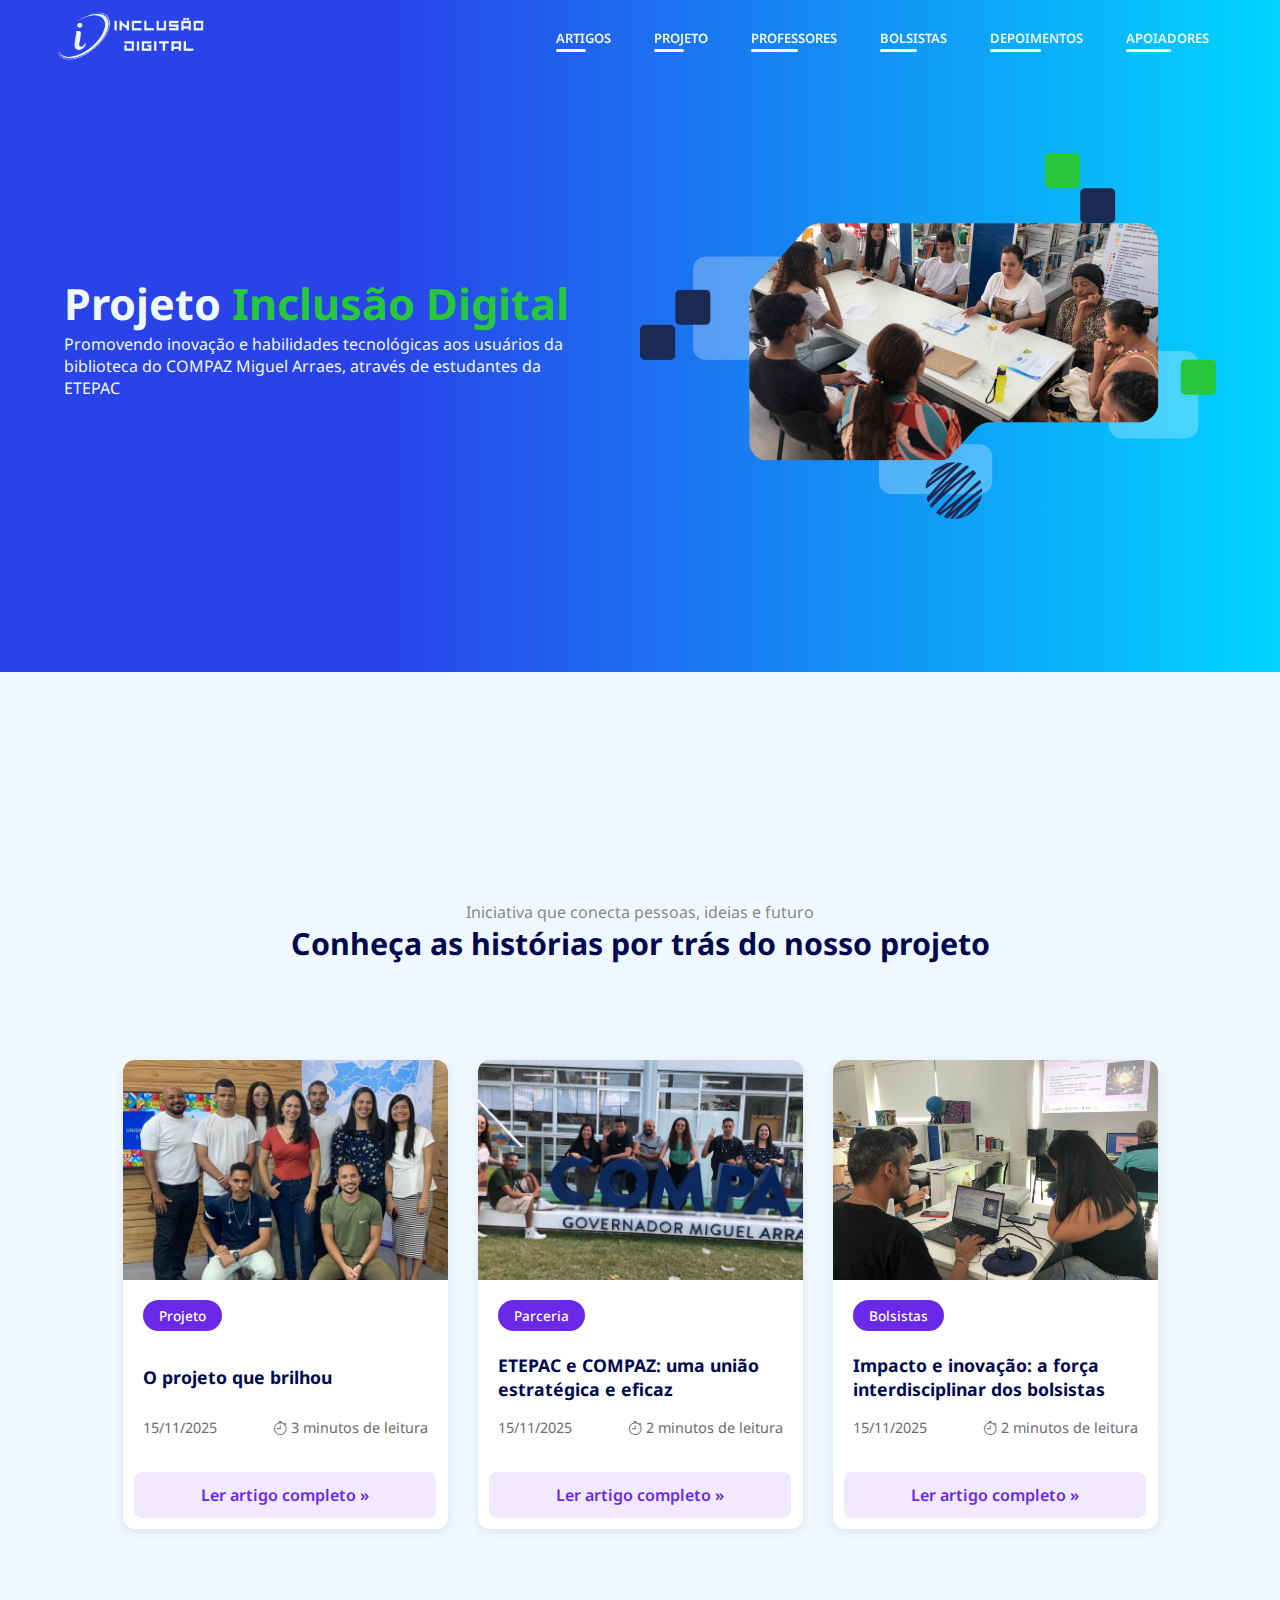
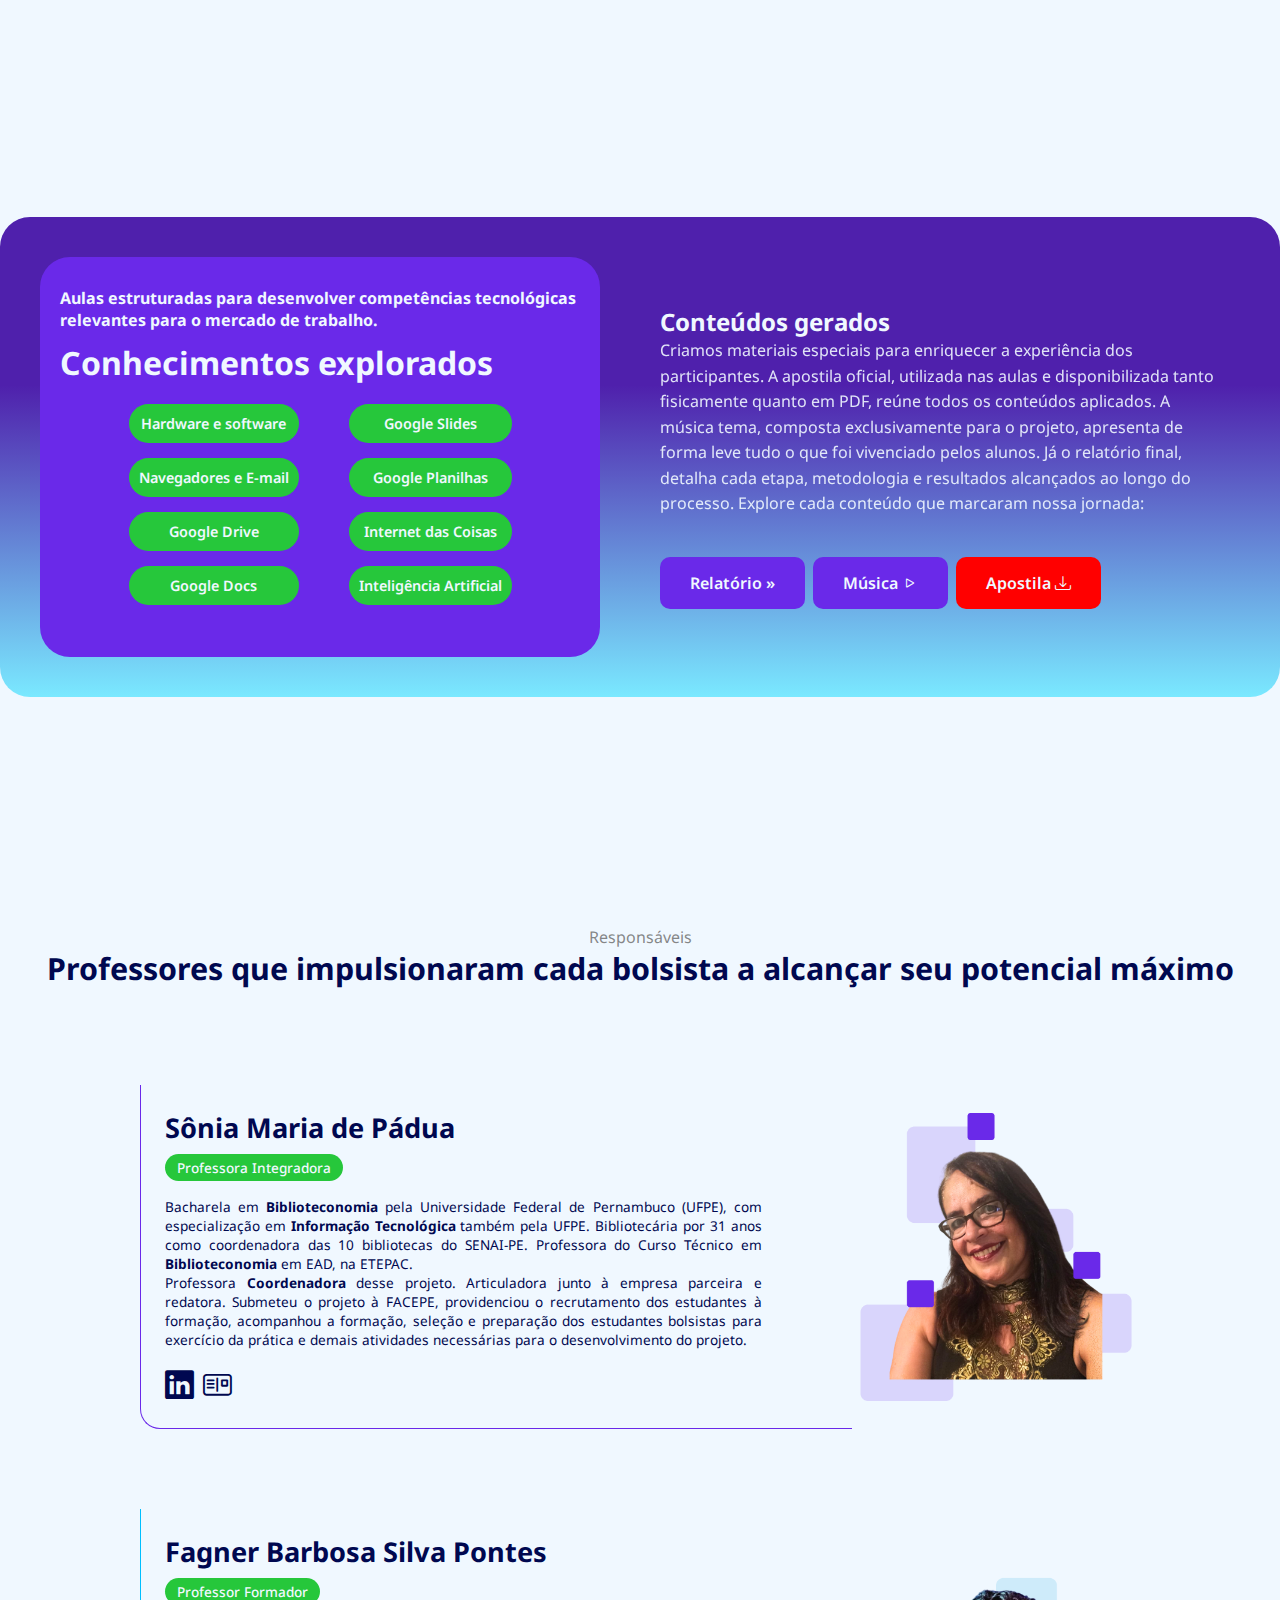
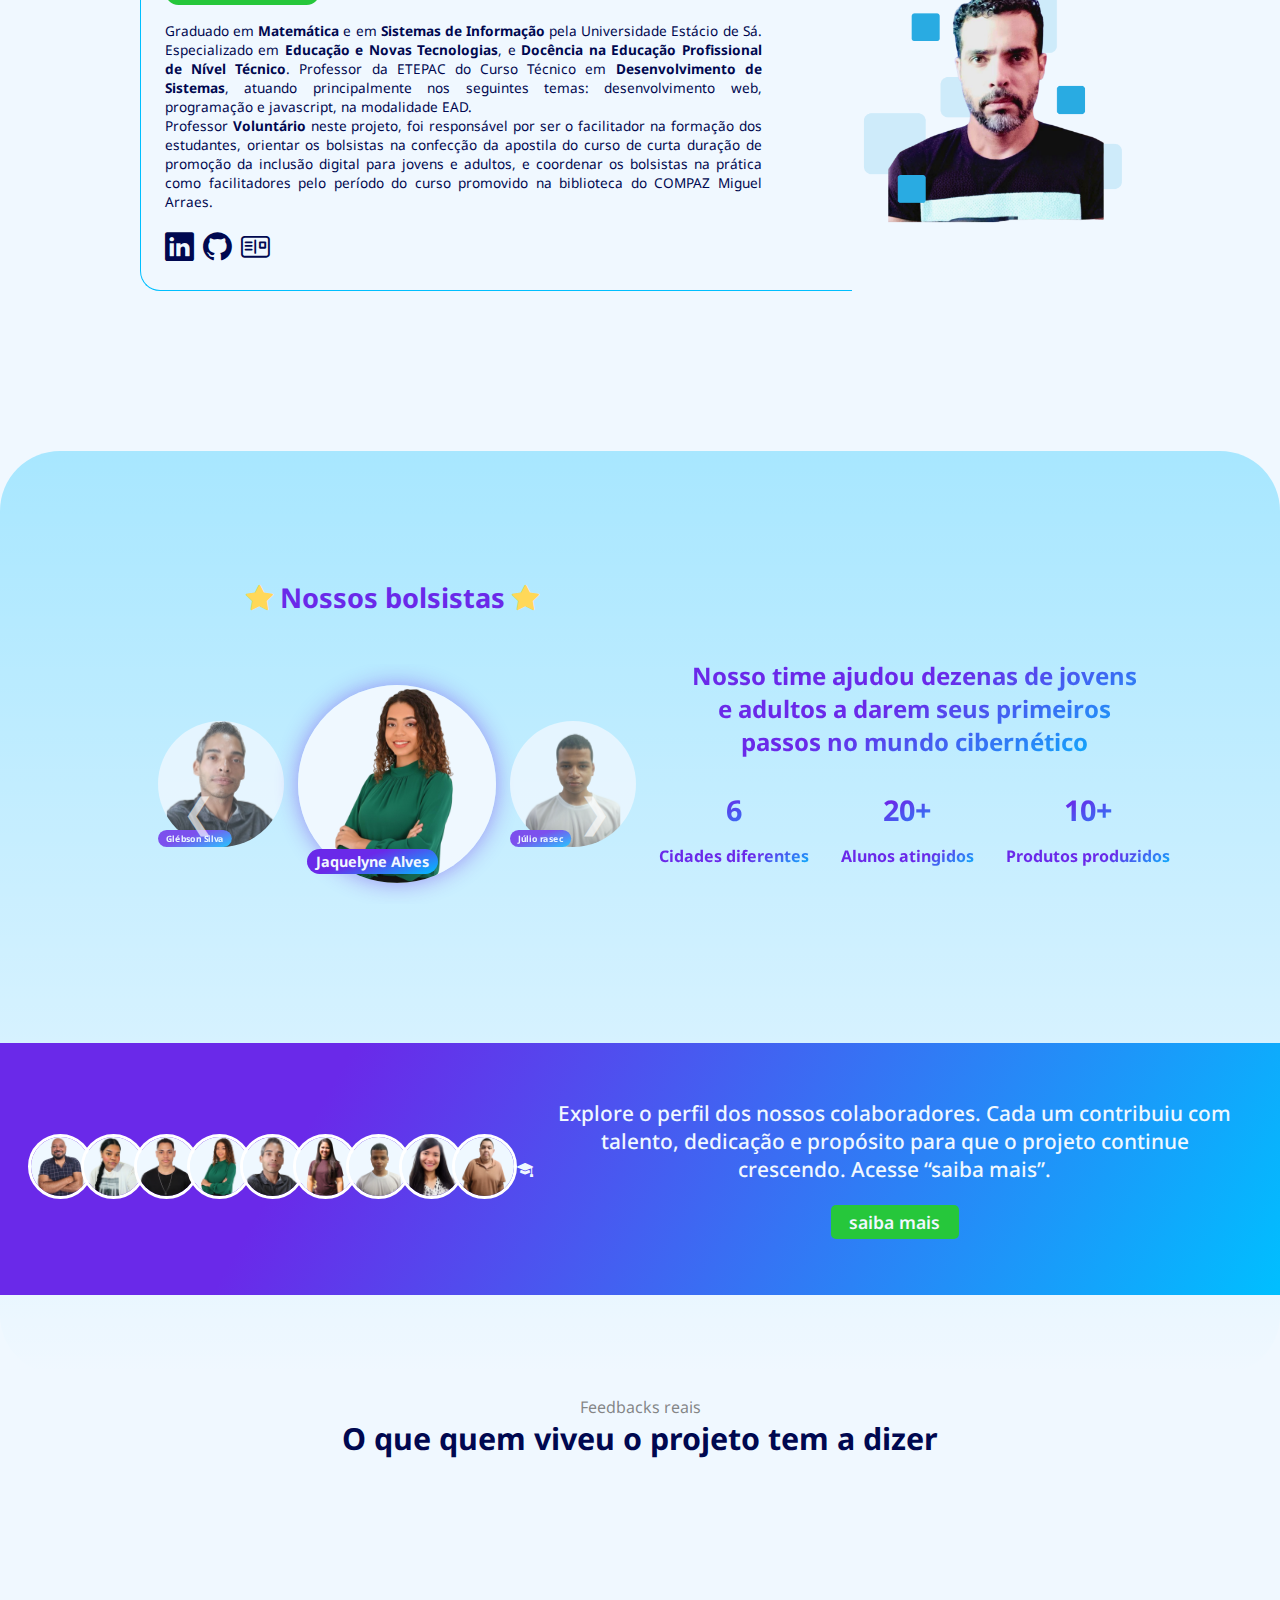
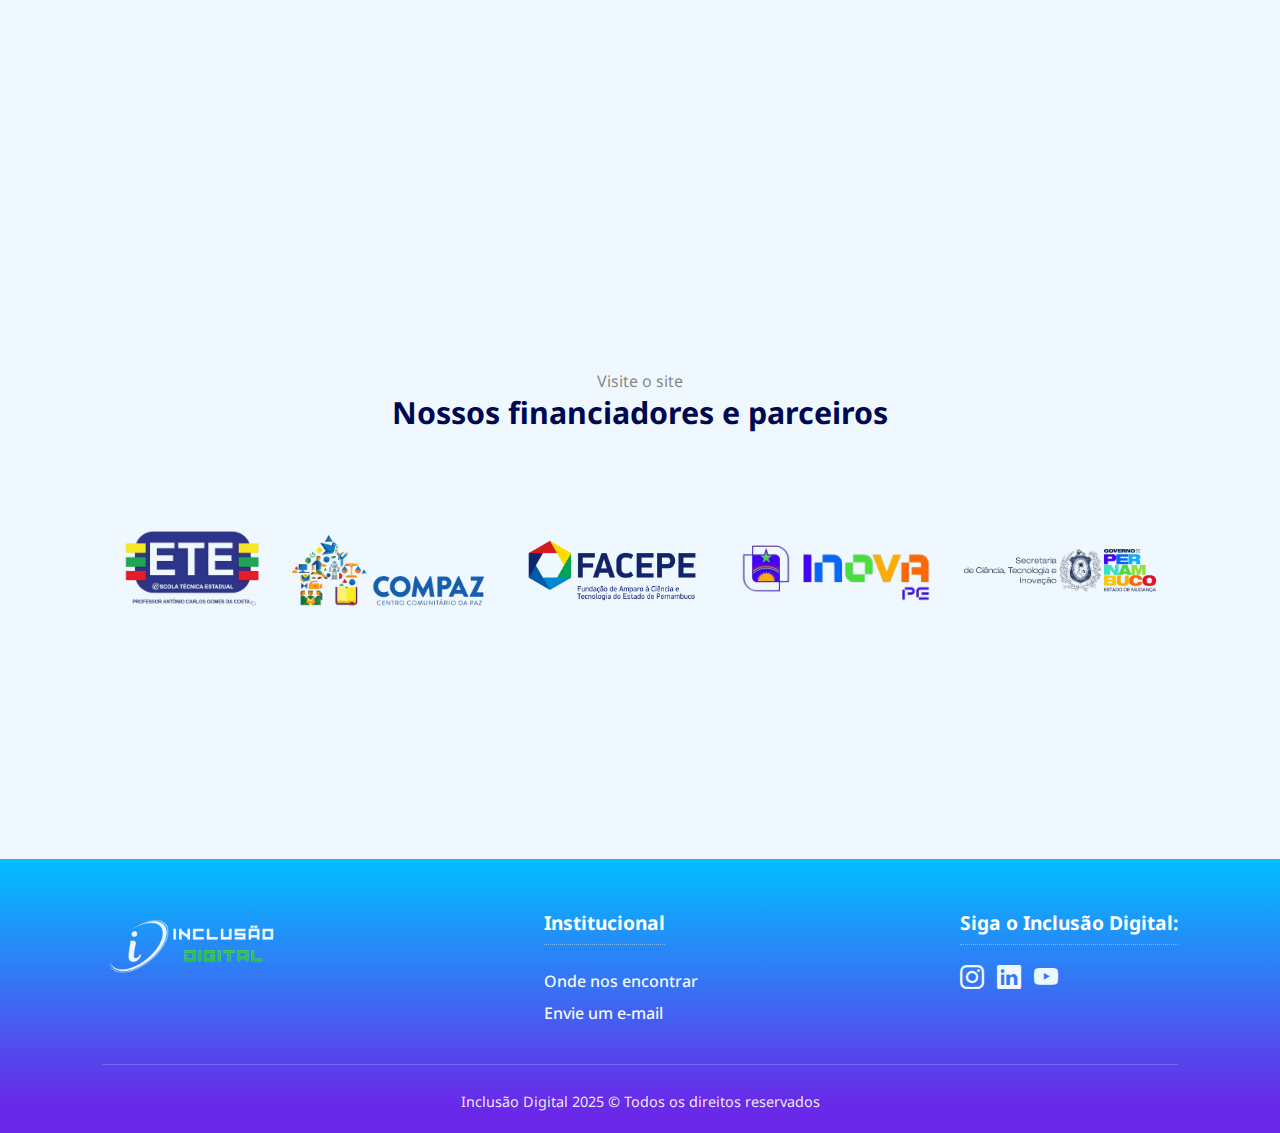
<file: index.html>
<!DOCTYPE html>
<html lang="pt-BR">
<head>
    <meta charset="UTF-8">
    <meta name="viewport" content="width=device-width, initial-scale=1.0">

    <meta property="og:title" content="Inclusão Digital">
    <meta property="og:description" content="Conheça o Projeto Inclusão Digital, uma iniciativa dedicada a levar conhecimento em tecnologia para todos, com aulas práticas, acessíveis e transformadoras.">
    <meta property="og:image" content="https://projetoinclusaodigital.com/utils/img/logos/logo_compartilhamento.jpg">
    <meta property="og:image:type" content="image/jpeg">
    <meta property="og:image:width" content="1200">
    <meta property="og:image:height" content="630">
    <meta property="og:url" content="https://projetoinclusaodigital.com">
    <meta property="og:type" content="website">

    <meta name="twitter:card" content="summary_large_image">
    <meta name="twitter:title" content="Inclusão Digital">
    <meta name="twitter:description" content="Conheça o Projeto Inclusão Digital, uma iniciativa dedicada a levar conhecimento em tecnologia para todos, com aulas práticas, acessíveis e transformadoras.">
    <meta name="twitter:image" content="https://projetoinclusaodigital.com/utils/img/logos/logo_compartilhamento.jpg">

    <meta name="theme-color" content="#ffffff">



    <link rel="icon" type="image/svg+xml" href="utils/img/logos/favicon azul.svg">
    <link rel="stylesheet" href="styles/index.css">
    <link rel="stylesheet" href="styles/responsividade_index.css">
    <title>Inclusão digital - home</title>

    <!-- VLibras script (carrega no head com defer + fallback de carregamento) -->
    <script src="https://vlibras.gov.br/app/vlibras-plugin.js" defer></script>
    <script defer>
      document.addEventListener("DOMContentLoaded", function () {
        function initVLibras() {
          if (window.VLibras) {
            new window.VLibras.Widget('https://vlibras.gov.br/app');
          } else {
            setTimeout(initVLibras, 100);
          }
        }
        initVLibras();
      });
    </script>
</head>

<body>
     <!-- VLibras -->
   <div vw class="enabled">
       <div vw-access-button class="active"></div>
       <div vw-plugin-wrapper>
           <div class="vw-plugin-top-wrapper"></div>
       </div>
   </div>

        <!-- cabeçalho com logo e menu de navegação -->
    <header class="header" id="header">
        <div class="box-header">

            <div class="flex">

                <a href="index.html">
                    <img src="utils/img/logos/logo_site_branca.png" alt="Logo Inclusão Digital - Página Inicial">
                </a>

                <nav class="desktop-menu">
                    <ul>
                        <li><a href="#artigos">ARTIGOS</a></li>
                        <li><a href="#projeto">PROJETO</a></li>
                        <li><a href="#professores">PROFESSORES</a></li>
                        <li><a href="#bolsistas">BOLSISTAS</a></li>
                        <li><a href="#depoimentos">DEPOIMENTOS</a></li>
                        <li><a href="#apoio">APOIADORES</a></li>
                    </ul>
                </nav>


                <div class="icon-menu">
                    <button onclick="menuShow()"><i class="bi bi-list"></i></button>
                </div>
                
            </div>

            <div class="mobile-menu">
                <ul>
                    <li><a class="item-mobile" href="#artigos">ARTIGOS</a></li>
                    <li><a class="item-mobile" href="#projeto">PROJETO</a></li>
                    <li><a class="item-mobile" href="#professores">PROFESSORES</a></li>
                    <li><a class="item-mobile" href="#bolsistas">BOLSISTAS</a></li>
                    <li><a class="item-mobile" href="#depoimentos">DEPOIMENTOS</a></li>
                    <li><a class="item-mobile" href="#apoio">APOIADORES</a></li>
                </ul>
            </div>
        </div>
    </header>

    <main>
        <section class="banner">
            <div class="text-banner">
                <h1>Projeto <span>Inclusão Digital</span></h1>
                <p>Promovendo inovação e habilidades tecnológicas aos usuários da biblioteca do COMPAZ Miguel Arraes, através de estudantes da ETEPAC</p>
            </div>
            <img src="utils/img/banners/banner_inclusao_digital.png" alt="Participantes do projeto sentados ao redor de uma mesa branca">
        </section>

        <section class="containers artigos-relacionados-section" id="artigos">

            <div class="titulos_containers">
                <p class="section-badge">Iniciativa que conecta pessoas, ideias e futuro</p>
                <h2>Conheça as histórias por trás do nosso projeto</h2>
                <div class="tech-line"></div>
            </div>

            <div class="artigos-relacionados-container">

               <a href="pages/artigo_projeto.html"
                    aria-label="Ler artigo completo sobre: O projeto que brilhou">

                    <div class="artigo-relacionado-item">
                        <img src="utils/img/projeto/bolsistas_na_etepac.jpg" alt="Equipe de bolsistas do projeto reunida para uma foto de grupo na ETEPAC" class="artigo-relacionado-img">
                        <div class="artigo-relacionado-conteudo">
                            <span class="artigo-relacionado-tag">Projeto</span>
                            <h3 class="artigo-relacionado-subtitulo">O projeto que brilhou</h3>
                            <div class="artigo-relacionado-info">
                            <span>15/11/2025</span>
                            <span><i class="bi bi-stopwatch"></i> 3 minutos de leitura</span>
                            </div>
                        </div>
                        <div class="artigo-relacionado-box-button">
                            <span class="artigo-relacionado-link">Ler artigo completo »</span>
                        </div>
                    </div>
                </a>

                <a href="pages/artigo_parceria.html"
                    aria-label="Ler artigo completo sobre: ETEPAC e COMPAZ: uma união estratégica e eficaz">

                    <div class="artigo-relacionado-item">
                        <img src="utils/img/projeto/etepac_e_compaz.jpeg" alt="Equipe do projeto posando para foto ao redor do letreiro azul do COMPAZ Miguel Arraes" class="artigo-relacionado-img">
                        <div class="artigo-relacionado-conteudo">
                            <span class="artigo-relacionado-tag">Parceria</span>
                            <h3 class="artigo-relacionado-subtitulo">ETEPAC e COMPAZ: uma união estratégica e eficaz</h3>
                            <div class="artigo-relacionado-info">
                            <span>15/11/2025</span>
                            <span><i class="bi bi-stopwatch"></i> 2 minutos de leitura</span>
                            </div>
                        </div>
                        <div class="artigo-relacionado-box-button">
                            <span class="artigo-relacionado-link">Ler artigo completo »</span>
                        </div>
                    </div>
                </a>

                <a href="pages/artigo_bolsistas.html"
                    aria-label="Ler artigo completo sobre: Impacto e inovação: a força interdisciplinar dos bolsistas">

                    <div class="artigo-relacionado-item">
                        <img src="utils/img/projeto/bolsistas_reunidos.jpg" alt="Bolsistas em uma aula sobre Internet das Coisas" class="artigo-relacionado-img">
                        <div class="artigo-relacionado-conteudo">
                            <span class="artigo-relacionado-tag">Bolsistas</span>
                            <h3 class="artigo-relacionado-subtitulo">Impacto e inovação: a força interdisciplinar dos bolsistas</h3>
                            <div class="artigo-relacionado-info">
                            <span>15/11/2025</span>
                            <span><i class="bi bi-stopwatch"></i> 2 minutos de leitura</span>
                            </div>
                        </div>
                        <div class="artigo-relacionado-box-button">
                            <span class="artigo-relacionado-link">Ler artigo completo »</span>
                        </div>
                    </div>
                </a>
            </div>
        </section>

        <section class="containers conteudos-projeto" id="projeto">
            <div class="background-box">
                
                <div class="left-box">
                    <h3>Aulas estruturadas para desenvolver competências tecnológicas <br> relevantes para o mercado de trabalho.</h3>
                    <h2>Conhecimentos explorados</h2>

                    <div class="features">
                        <ul>
                            <li data-info="Introdução ao funcionamento básico de computadores, periféricos e sistemas.">
                                Hardware e software
                            </li>
                            <li data-info="Uso de navegadores, boas práticas de navegação e gerenciamento de e-mails.">
                                Navegadores e E-mail
                            </li>
                            <li data-info="Organização de arquivos, pastas e compartilhamento na nuvem.">
                                Google Drive
                            </li>
                            <li data-info="Como criar, editar e formatar documentos profissionais.">
                                Google Docs
                            </li>
                        </ul>

                        <ul>
                            <li data-info="Criação de apresentações visuais e dinâmicas.">
                                Google Slides
                            </li>
                            <li data-info="Manipulação de dados, fórmulas e planilhas inteligentes.">
                                Google Planilhas
                            </li>
                            <li data-info="Conceitos básicos de IoT e aplicações práticas no cotidiano.">
                                Internet das Coisas
                            </li>
                            <li data-info="Introdução e história da IA, e como ela está presente no dia a dia.">
                                Inteligência Artificial
                            </li>
                        </ul>
                    </div>

                </div>
                <div class="right-box">
                    <h2>Conteúdos gerados</h2>
                    <p>
                        Criamos materiais especiais para enriquecer a experiência dos participantes. A apostila oficial, utilizada nas aulas e disponibilizada tanto fisicamente quanto em PDF, reúne todos os conteúdos aplicados. A música tema, composta exclusivamente para o projeto, apresenta de forma leve tudo o que foi vivenciado pelos alunos. Já o relatório final, detalha cada etapa, metodologia e resultados alcançados ao longo do processo. Explore cada conteúdo que marcaram nossa jornada:
                    </p>
                    <div class="box-buttons">
                        <a href="pages/artigo_relatorio.html" class="btn btn3">Relatório »</a>
                        
                        <a href="https://youtu.be/FYERV1m3R5Q?si=sObyIsx1rlJfUTS2" target="_blank" class="btn btn2" aria-label="Música (abre em nova janela)">Música <i class="bi bi-play"></i></a>

                        <a href="utils/pdfs/apostila_inclusao_digital.pdf" download="apostila_inclusao_digital.pdf" class="btn btn1" aria-label="Apostila (download de PDF)">Apostila <i class="bi bi-download"></i></a>
                    </div>
                </div>
            </div>
        </section>

        <section class="containers professores" id="professores">

            <div class="titulos_containers">
                <p class="section-badge">Responsáveis</p>
                <h2>Professores que impulsionaram cada bolsista a alcançar seu potencial máximo</h2>
                <div class="tech-line"></div>
            </div>

            <div class="box_professor">
                <div class="text_professor prof1">
                    <h3>Sônia Maria de Pádua</h3>
                    <h4>Professora Integradora</h4>
                    <p>
                        Bacharela em <span>Biblioteconomia</span> pela Universidade Federal de Pernambuco (UFPE), com especialização em <span>Informação Tecnológica</span> também pela UFPE. Bibliotecária por 31 anos como coordenadora das 10 bibliotecas do SENAI-PE. Professora do Curso Técnico em <span>Biblioteconomia</span> em EAD, na ETEPAC.<br>
                        Professora <span>Coordenadora</span> desse projeto. Articuladora junto à empresa parceira e redatora. Submeteu o projeto à FACEPE, providenciou o recrutamento dos estudantes à formação, acompanhou a formação, seleção e preparação dos estudantes bolsistas para exercício da prática e demais atividades necessárias para o desenvolvimento do projeto.
                    </p>

                    <div class="social-icons">
                        <a href="https://www.linkedin.com/in/sonia-p%C3%A1dua-71400134/" target="_blank" class="btn-sociais" title="LinkedIn" aria-label="LinkedIn (abre em nova janela)"><i class="bi bi-linkedin" aria-hidden="true"></i></a>
                        <a href="http://lattes.cnpq.br/5705552727941447" target="_blank" class="btn-sociais" title="Currículo Lattes" aria-label="Currículo Lattes (abre em nova janela)"><i class="bi bi-postcard" aria-hidden="true"></i></a>
                    </div>
                </div>
                <img src="utils/img/rostos/sonia.png" alt="Foto de perfil de Sônia. Ela é uma mulher sorridente, com cabelo liso e escuro e usa óculos, vestindo uma blusa preta com gola de detalhes dourados." class="professor-img"/>
            </div>
            <div class="box_professor">
                <div class="text_professor prof2">
                    <h3>Fagner Barbosa Silva Pontes</h3>
                    <h4>Professor Formador</h4>
                    <p>
                        Graduado em <span>Matemática</span> e em <span>Sistemas de Informação</span> pela Universidade Estácio de Sá. Especializado em <span>Educação e Novas Tecnologias</span>, e <span>Docência na Educação Profissional de Nível Técnico</span>. Professor da ETEPAC do Curso Técnico em <span>Desenvolvimento de Sistemas</span>, atuando principalmente nos seguintes temas: desenvolvimento web, programação e javascript, na modalidade EAD.</br>
                        Professor <span>Voluntário</span> neste projeto, foi responsável por ser o facilitador na formação dos estudantes, orientar os bolsistas na confecção da apostila do curso de curta duração de promoção da inclusão digital para jovens e adultos, e coordenar os bolsistas na prática como facilitadores pelo período do curso promovido na biblioteca do COMPAZ Miguel Arraes.
                    </p>
                    <div class="social-icons">
                        <a href="https://www.linkedin.com/in/fagner-pontes-63242a257" target="_blank" class="btn-sociais" title="LinkedIn" aria-label="LinkedIn (abre em nova janela)"><i class="bi bi-linkedin" aria-hidden="true"></i></a>

                        <a href="https://github.com/FagnerPontes" target="_blank" class="btn-sociais" title="GitHub" aria-label="GitHub (abre em nova janela)"><i class="bi bi-github" aria-hidden="true"></i></a>

                        <a href="http://lattes.cnpq.br/4827824373494382" target="_blank" class="btn-sociais" title="Currículo Lattes" aria-label="Currículo Lattes (abre em nova janela)"><i class="bi bi-postcard" aria-hidden="true"></i></a>
                    </div>
                </div>
                <img src="utils/img/rostos/fagner.png" alt="Foto de perfil de Fagner. Ele é um homem com cabelo escuro encaracolado e barba grisalha, vestindo uma camiseta preta com uma faixa horizontal clara." class="professor-img"/>                
            </div>
        </section>

        <section class="containers bolsistas" id="bolsistas">

            <div class="box">
                <div class="box-equipe">

                    <h2> <i class="bi bi-star-fill"></i> Nossos bolsistas <i class="bi bi-star-fill"></i> </h2>

                    <div class="carrossel-equipe">
                        
                        <button class="seta esquerda" aria-label="Anterior">&#10094;</button>
        
                        <div class="equipe-fotos">
                            <div class="foto-container">
                                <div class="foto">
                                <img src="utils/img/rostos/andry.jpg" alt="" onerror="this.src='utils/img/rostos/user0.webp';">
                                </div>
                                <h3 class="nome-integrante">Andry Rodrigues</h3>
                            </div>
                            <div class="foto-container destaque">
                                <div class="foto">
                                <img src="utils/img/rostos/carl.jpg" alt="" onerror="this.src='utils/img/rostos/user0.webp';">
                                </div>
                                <h3 class="nome-integrante">Carlos Henrique</h3>
                            </div>
                            <div class="foto-container">
                                <div class="foto">
                                <img src="utils/img/rostos/glebson.jpg" alt="" onerror="this.src='utils/img/rostos/user0.webp';">
                                </div>
                                <h3 class="nome-integrante">Glébson Silva</h3>
                            </div>
                            <div class="foto-container">
                                <div class="foto">
                                <img src="utils/img/rostos/jaquy.jpg" alt="" onerror="this.src='utils/img/rostos/user0.webp';">
                                </div>
                                <h3 class="nome-integrante">Jaquelyne Alves</h3>
                            </div>
                            <div class="foto-container">
                                <div class="foto">
                                <img src="utils/img/rostos/julio.jpg" alt="" onerror="this.src='utils/img/rostos/user0.webp';">
                                </div>
                                <h3 class="nome-integrante">Júlio rasec</h3>
                            </div>
                            <div class="foto-container">
                                <div class="foto">
                                <img src="utils/img/rostos/leo.jpg" alt="" onerror="this.src='utils/img/rostos/user0.webp';">
                            </div>
                            <h3 class="nome-integrante">Leonardo Felipe</h3>
                            </div>
                            <div class="foto-container">
                                <div class="foto">
                                <img src="utils/img/rostos/rayane.jpg" alt="" onerror="this.src='utils/img/rostos/user0.webp';">
                                </div>
                                <h3 class="nome-integrante">Rayane Gomes</h3>
                            </div>
                            <div class="foto-container">
                                <div class="foto">
                                <img src="utils/img/rostos/ruth.jpg" alt="" onerror="this.src='utils/img/rostos/user0.webp';">
                                </div>
                                <h3 class="nome-integrante">Ruth Pereira</h3>
                            </div>
                            <div class="foto-container">
                                <div class="foto">
                                <img src="utils/img/rostos/valmir.jpg" alt="" onerror="this.src='utils/img/rostos/user0.webp';">
                                </div>
                                <h3 class="nome-integrante">Valmir Pereira</h3>
                            </div>
                        </div>
        
                        <button class="seta direita" aria-label="Próximo">&#10095;</button>

                    </div>
                </div>

                <div class="box-descricao-equipe">

                    <div class="titulo-descricao-equipe">
                        <h2>Nosso time ajudou <span>dezenas de jovens e adultos</span> a darem seus primeiros passos no mundo cibernético</h2>
                    </div>

                    <div class="conteudo-descricao-equipe">
                        <div class="descricao-equipe">
                            <h3>6</h3>
                            <h4>Cidades diferentes</h4>
                        </div>
                        <div class="descricao-equipe">
                            <h3>20+</h3>
                            <h4>Alunos atingidos</h4>
                        </div>
                        <div class="descricao-equipe">
                            <h3>10+</h3>
                            <h4>Produtos produzidos</h4>
                        </div>
                    </div>
                </div>
            </div>
            <div class="blocos-usuarios">
                <div class="blocos-usuarios-container">

                    <div class="usuarios-lista">
                        <a href="pages/artigo_perfis.html#valmir" title="Valmir Pereira">
                            <img src="utils/img/rostos/valmir.jpg" alt="" onerror="this.src='utils/img/rostos/user0.webp';">
                        </a>

                        <a href="pages/artigo_perfis.html#andry" title="Andryene Rodrigues">
                            <img src="utils/img/rostos/andry.jpg" alt="" onerror="this.src='utils/img/rostos/user0.webp';">
                        </a>

                        <a href="pages/artigo_perfis.html#carl" title="Carlos Henrique">
                            <img src="utils/img/rostos/carl.jpg" alt="" onerror="this.src='utils/img/rostos/user0.webp';">
                        </a>

                        <a href="pages/artigo_perfis.html#jaquy" title="Jaquelyne Alves">
                            <img src="utils/img/rostos/jaquy.jpg" alt="" onerror="this.src='utils/img/rostos/user0.webp';">
                        </a>
                        <a href="pages/artigo_perfis.html#glebson" title="Glébson Silva">
                            <img src="utils/img/rostos/glebson.jpg" alt="" onerror="this.src='utils/img/rostos/user0.webp';">
                        </a>

                        <a href="pages/artigo_perfis.html#rayane" title="Rayane Gomes">
                            <img src="utils/img/rostos/rayane.jpg" alt="" onerror="this.src='utils/img/rostos/user0.webp';">
                        </a>

                        <a href="pages/artigo_perfis.html#julio" title="Júlio Rasec">
                            <img src="utils/img/rostos/julio.jpg" alt="" onerror="this.src='utils/img/rostos/user0.webp';">
                        </a>

                        <a href="pages/artigo_perfis.html#ruth" title="Ruth Pereira">
                            <img src="utils/img/rostos/ruth.jpg" alt="" onerror="this.src='utils/img/rostos/user0.webp';">
                        </a>

                        <a href="pages/artigo_perfis.html#leo" title="Leonardo Felipe">
                            <img src="utils/img/rostos/leo.jpg" alt="" onerror="this.src='utils/img/rostos/user0.webp';">
                        </a>

                        <div class="icon-capelo"><i class="bi bi-mortarboard-fill"></i></div>
                    </div>

                    <div class="box-saiba-mais">
                        <p class="texto-blocos">Explore o perfil dos nossos colaboradores. Cada um contribuiu com talento, dedicação e propósito para que o projeto continue crescendo. Acesse “saiba mais”.</p>
                        <a href="pages/artigo_perfis.html" aria-label="Saiba mais sobre os perfis dos bolsistas">saiba mais</a>
                    </div>

                </div>
            </div>

        </section>

        <section id="depoimentos" class="testimonials-tech">
            <div class="titulos_containers">
                <p class="section-badge">Feedbacks reais</p>
                <h2>O que quem viveu o projeto tem a dizer</h2>
                <div class="tech-line"></div>
            </div>

            <div class="tech-grid">

                <div class="tech-card">
                    <i class="tech-text"> “Apesar do período curto do projeto, eu consegui aprender bastante sobre tecnologia, especialmente na aula de IoT e IA, que eram assuntos que eu não tinha tanto conhecimento e aqui pude aprender bastante.” </i>
                        
                    <div class="tech-profile">
                        <span>Aluna do projeto, Evellyn Rodrigues</span>
                        <div class="tech-rating">
                            ★ ★ ★ ★ ★
                        </div>
                    </div>
                </div>

                <div class="tech-card">
                    <i class="tech-text"> “Acho muito importante trazer esse projeto de inclusão digital, pois a nossa comunidade, que é o público da nossa biblioteca, realmente precisa desse acesso. E acredito que todos saíram muito felizes, tornando a biblioteca mais viva.” </i>

                    <div class="tech-profile">
                        <span>Bibliotecária do COMPAZ, Ana Cristina Castro</span>
                        <div class="tech-rating">
                            ★ ★ ★ ★ ★
                        </div>
                    </div>
                </div>      

                <div class="tech-card">
                    <i class="tech-text"> “Para o aprendizado não existe idade, né?! Eu gostei muito de participar do projeto e achei muito necessário esse acesso a tecnologia, que é algo crucial nos dias de hoje. É a dinâmica do futuro!” </i>
                        
                    <div class="tech-profile">
                        <span>Aluna do projeto, Maria Candida</span>
                        <div class="tech-rating">
                            ★ ★ ★ ★ ★
                        </div>
                    </div>
                </div>      

            </div>
        </section>

        <section class="containers apoiadores" id="apoio">

            <div class="titulos_containers">
                <p class="section-badge">Visite o site</p>
                <h2>Nossos financiadores e parceiros</h2>
                <div class="tech-line"></div>
            </div>
            
            <div class="box-icons-apoio">
                <a href="https://ead.educacao.pe.gov.br/" target="_blank" title="ETEPAC">
                    <img class="img_ete" src="utils/img/logos/etepac_logo.png" alt="Logo da ETEPAC - Escola Técnica Estadual Professor Antônio Carlos Gomes da Costa. (Acessar site)">
                </a>
                <a href="https://compaz.recife.pe.gov.br/compaz-miguel-arraes" target="_blank" title="COMPAZ">
                    <img src="utils/img/logos/compaz_logo.png" alt="Logo do COMPAZ - Centro Comunitário da Paz. (Acessar site)">
                </a>
                <a href="https://www.facepe.br/" target="_blank" title="FACEPE">
                    <img src="utils/img/logos/facepe_logo.png" alt="Logo da FACEPE - Fundação de Amparo à Ciência e Tecnologia do Estado de Pernambuco. (Acessar site)">
                </a>
                <a>
                    <img src="utils/img/logos/inovape_logo.png" alt="Logo do Inova PE" title="Inova PE">
                </a>
                <a href="https://portal.educacao.pe.gov.br/" target="_blank" title="Secretária de Pernambuco">
                    <img src="utils/img/logos/see_horizontal_logo.png" alt="Logo da Secretaria de Ciência, Tecnologia e Inovação - Governo de Pernambuco. (Acessar site)">
                </a>
            </div>
        </section>
    </main>

    <footer class="footer" id="footer">
        <div class="footer-container">

            <!-- Logo -->
            <div class="footer-logo">
                <img src="utils/img/logos/logo_site_branca_verde.png" alt="Logo Inclusão Digital">
            </div>

            <!-- Institucional -->
            <div class="footer-column">
                <h3>Institucional</h3>
                <ul>
                    <li>
                        <a href="https://www.google.com.br/maps/place/ETEPAC/@-8.0479222,-34.884073,17z/data=!3m1!4b1!4m6!3m5!1s0x7ab190184a4d96b:0xf59ff269720746ef!8m2!3d-8.0479222!4d-34.8814981!16s%2Fg%2F11fqztwpwv?entry=ttu&g_ep=EgoyMDI1MTExMi4wIKXMDSoASAFQAw%3D%3D" target="_blank">Onde nos encontrar</a>
                    </li>
                    <li>
                        <a href="mailto:2025inclusaodigital@gmail.com?subject=Contato%20via%20site&body=Olá,%20gostaria%20de%20saber%20mais%20sobre..." target="_blank">Envie um e-mail</a>
                    </li>
                </ul>
            </div>

            <!-- Redes sociais -->
            <div class="footer-column">
                <h3>Siga o Inclusão Digital:</h3>
                <div class="buttons-footer">    
                    <a href="https://www.instagram.com/compazdigital/" target="_blank" class="btn-sociais" title="Instagram" aria-label="Instagram do Projeto (abre em nova janela)"><i class="bi bi-instagram" aria-hidden="true"></i></a>
                    <a href="https://www.linkedin.com/company/inclusaodigital" target="_blank" class="btn-sociais" title="LinkedIn" aria-label="LinkedIn (abre em nova janela)"><i class="bi bi-linkedin" aria-hidden="true"></i></a>
                    <a href="https://www.youtube.com/@compazdigital" target="_blank" class="btn-sociais" title="YouTube" aria-label="YouTube do Projeto (abre em nova janela)"><i class="bi bi-youtube" aria-hidden="true"></i></a>
                </div>
            </div>

        </div>

        <!-- Linha inferior -->
        <div class="footer-bottom">
            <p>Inclusão Digital 2025 &copy; Todos os direitos reservados</p>
        </div>
    </footer>

    <script src="utils/js/script.js"></script>
    <script src="utils/js/animated.js"></script>

</body>
</html>
</file>
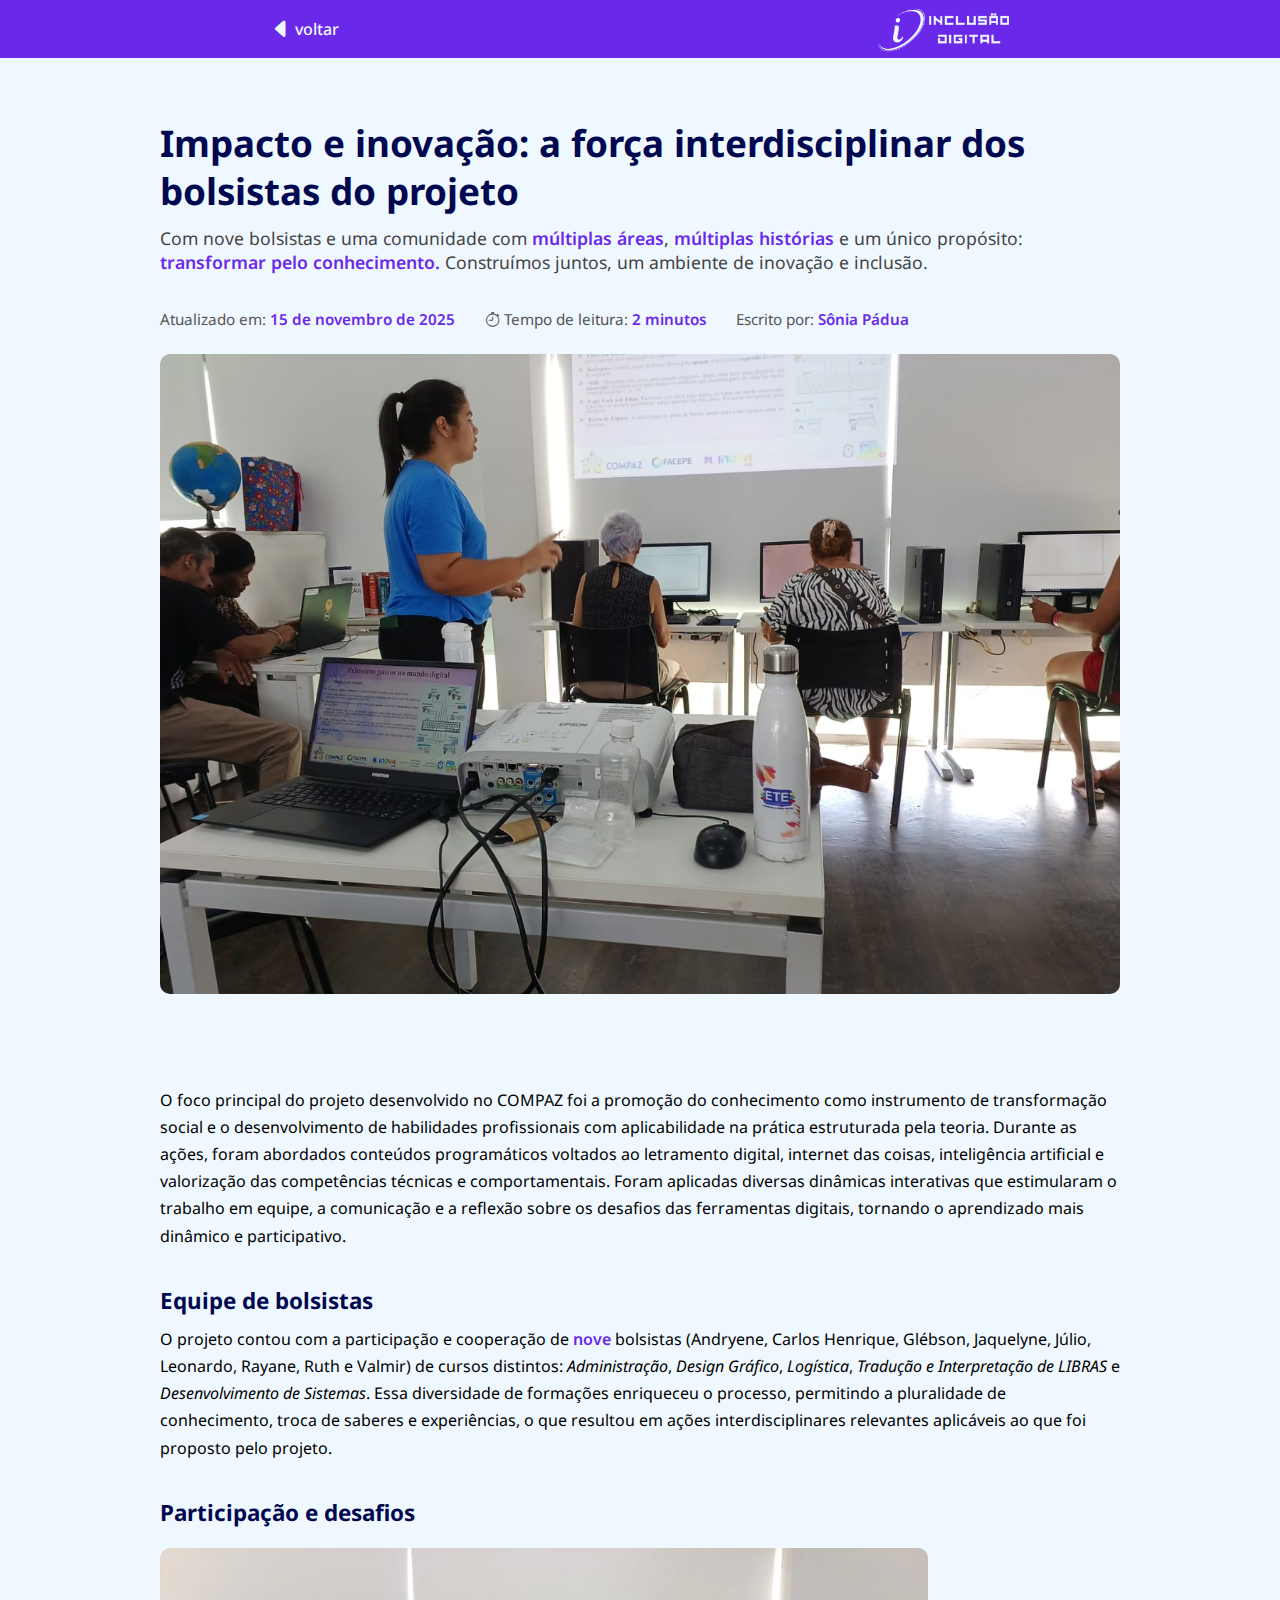
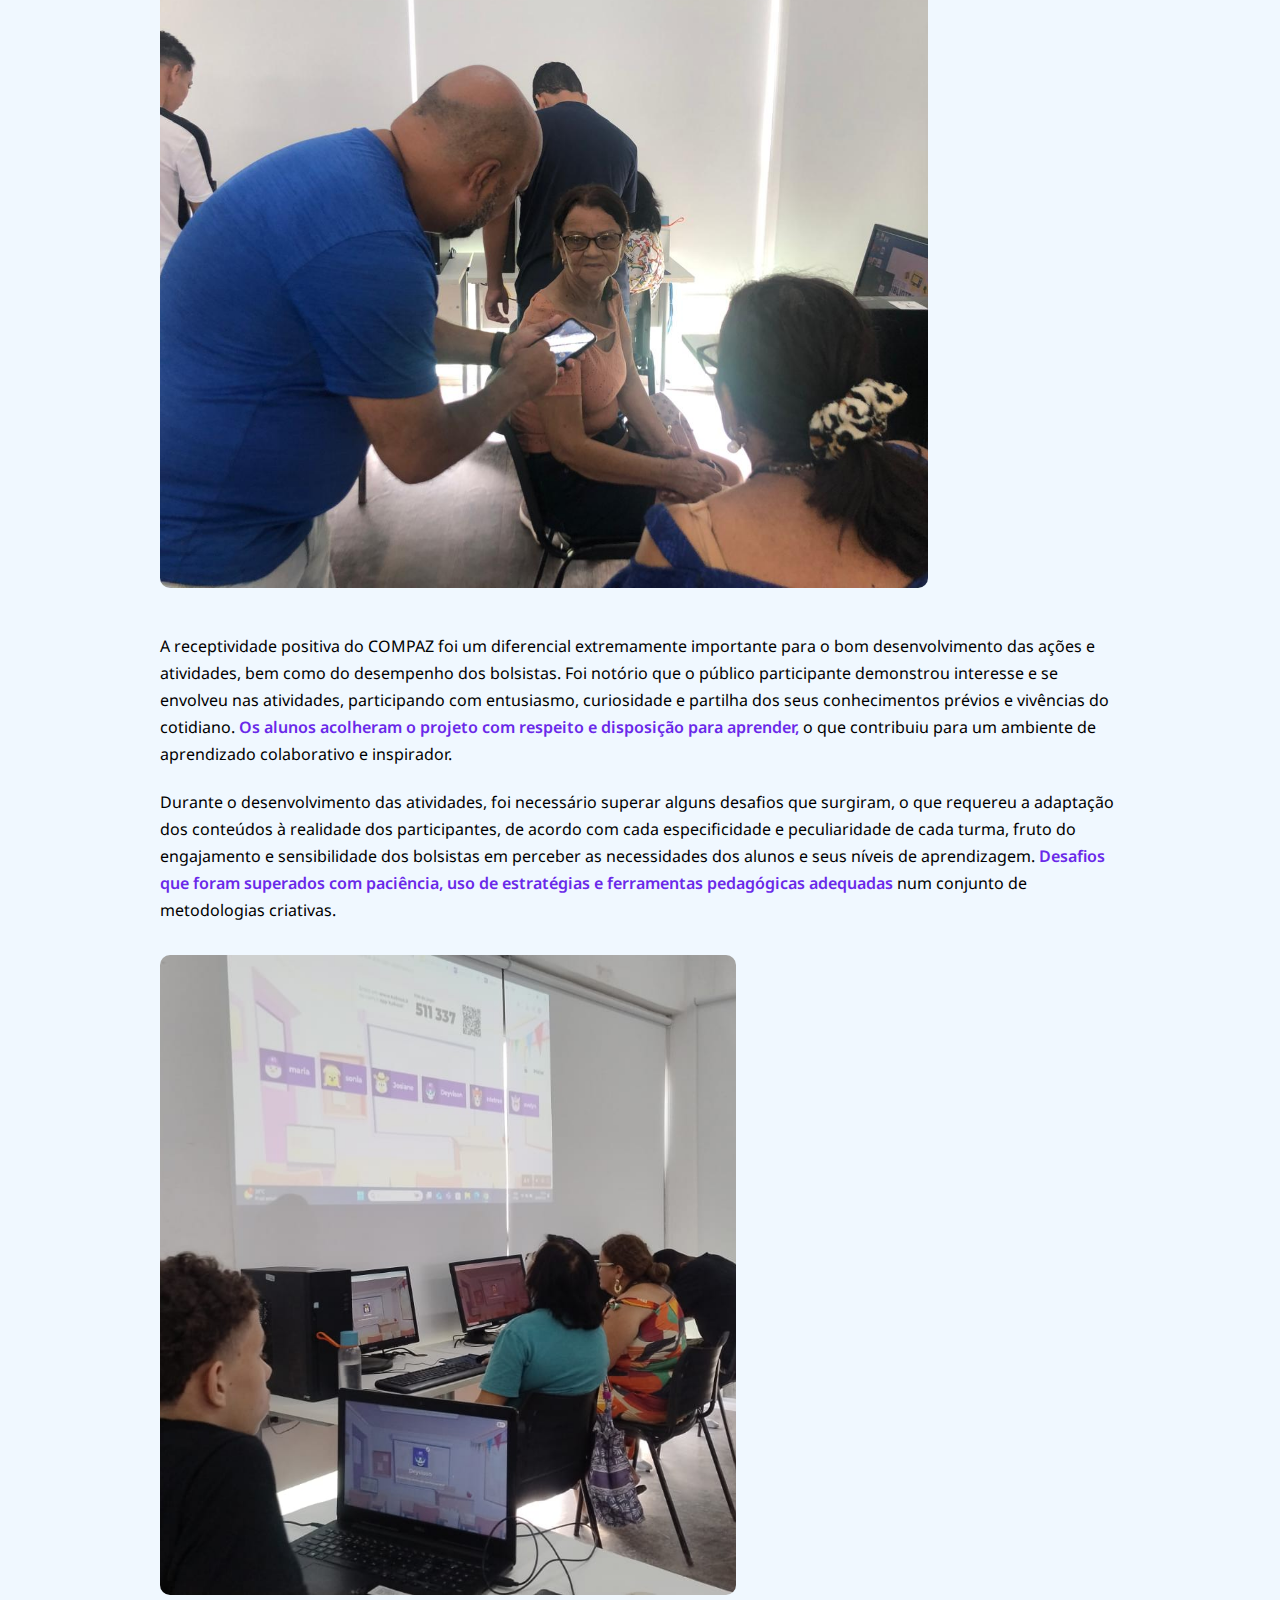
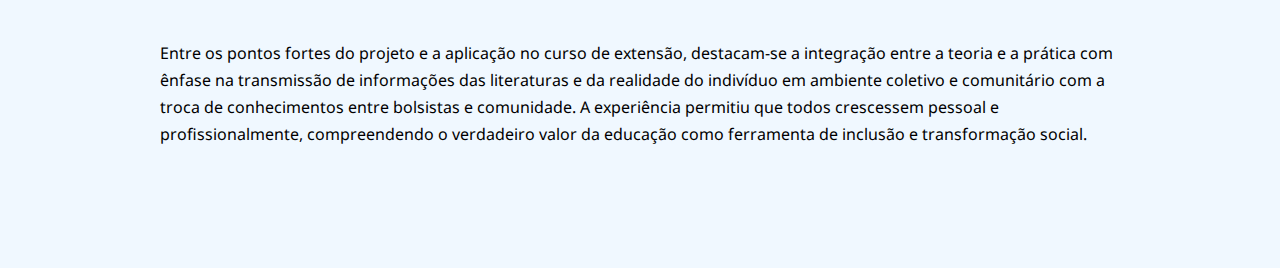
<file: pages/artigo_bolsistas.html>
<!DOCTYPE html>
<html lang="pt-BR">
<head>
    <meta charset="UTF-8">
    <meta name="viewport" content="width=device-width, initial-scale=1.0">
    <link rel="stylesheet" href="../styles/artigos.css">
    <title>Inclusão digital - bolsistas</title>
</head>
<body>
    <header>
        <a href="../index.html#artigos" class="button-voltar" aria-label="Voltar para a seção Artigos na página inicial"><i class="bi bi-caret-left-fill" aria-hidden="true"></i> <p>voltar</p></a>
        <img src="../utils/img/logo_site_branca.png" alt="Logo Inclusão Digital">
    </header>

    <main class="artigo-principal-section">

        <div class="artigo-principal-cabecalho">
            
            <h1 class="artigo-principal-titulo">
            Impacto e inovação: a força interdisciplinar dos bolsistas do projeto
            </h1>

            <p class="artigo-principal-subtitulo">
            Com nove bolsistas e uma comunidade com <strong>múltiplas áreas</strong>, <strong>múltiplas histórias</strong> e um único propósito: <strong>transformar pelo conhecimento.</strong> Construímos juntos, um ambiente de inovação e inclusão.
            </p>

            <div class="artigo-principal-info">
                <span>Atualizado em: <strong>15 de novembro de 2025</strong></span>
                <span><i class="bi bi-stopwatch"></i> Tempo de leitura: <strong>2 minutos</strong></span>
                <span>Escrito por: <strong>Sônia Pádua</strong></span>
            </div>
            <img src="../utils/img/bolsistas_atuando.jpeg" alt="Bolsista do projeto ministra a aula 'Primeiros passos no mundo digital' para uma turma" class="artigo-principal-imagem">
        </div>

        <div class="artigo-principal-corpo">

            <p>
            O foco principal do projeto desenvolvido no COMPAZ foi a promoção do conhecimento como instrumento de transformação social e o desenvolvimento de habilidades profissionais com aplicabilidade na prática estruturada pela teoria. Durante as ações, foram abordados conteúdos programáticos voltados ao letramento digital, internet das coisas, inteligência artificial e valorização das competências técnicas e comportamentais. Foram aplicadas diversas dinâmicas interativas que estimularam o trabalho em equipe, a comunicação e a reflexão sobre os desafios das ferramentas digitais, tornando o aprendizado mais dinâmico e participativo.
            </p>
            <h2>Equipe de bolsistas</h2>
            <p>
            O projeto contou com a participação e cooperação de <strong>nove</strong> bolsistas (Andryene, Carlos Henrique, Glébson, Jaquelyne, Júlio, Leonardo, Rayane, Ruth e Valmir) de cursos distintos: <em>Administração</em>, <em>Design Gráfico</em>, <em>Logística</em>, <em>Tradução e Interpretação de LIBRAS</em> e <em>Desenvolvimento de Sistemas</em>. Essa diversidade de formações enriqueceu o processo, permitindo a pluralidade de conhecimento, troca de saberes e experiências, o que resultou em ações interdisciplinares relevantes aplicáveis ao que foi proposto pelo projeto.
            </p>

            <h2>Participação e desafios</h2>
            <img src="../utils/img/participantes_interagindo.jpeg" alt="Bolsista do projeto ajuda uma participante idosa a usar o smartphone." class="artigo-principal-imagem" style="width:80%">
            <p>
            A receptividade positiva do COMPAZ foi um diferencial extremamente importante para o bom desenvolvimento das ações e atividades, bem como do desempenho dos bolsistas. Foi notório que o público participante demonstrou interesse e se envolveu nas atividades, participando com entusiasmo, curiosidade e partilha dos seus conhecimentos prévios e vivências do cotidiano. <strong>Os alunos acolheram o projeto com respeito e disposição para aprender,</strong> o que contribuiu para um ambiente de aprendizado colaborativo e inspirador.
            </p>
            <p>
                Durante o desenvolvimento das atividades, foi necessário superar alguns desafios que surgiram, o que requereu a adaptação dos conteúdos à realidade dos participantes, de acordo com cada especificidade e peculiaridade de cada turma, fruto do engajamento e sensibilidade dos bolsistas em perceber as necessidades dos alunos e seus níveis de aprendizagem. <strong>Desafios que foram superados com paciência, uso de estratégias e ferramentas pedagógicas adequadas</strong> num conjunto de metodologias criativas.
            </p>
            <img src="../utils/img/dinamicas.jpeg" alt="Alunos participam de uma atividade interativa, com um quiz sendo exibido em um projetor." class="artigo-principal-imagem" style="width:60%">
            <p>
            Entre os pontos fortes do projeto e a aplicação no curso de extensão, destacam-se a integração entre a teoria e a prática com ênfase na transmissão de informações das literaturas e da realidade do indivíduo em ambiente coletivo e comunitário com a troca de conhecimentos entre bolsistas e comunidade. A experiência permitiu que todos crescessem pessoal e profissionalmente, compreendendo o verdadeiro valor da educação como ferramenta de inclusão e transformação social.
            </p>
        </div>
    </main>
   
    <!-- Plugin VLibras -->
    <div vw class="enabled">
    <div vw-access-button class="active"></div>
    <div vw-plugin-wrapper>
        <div class="vw-plugin-top-wrapper"></div>
    </div>
    </div>
    <script src="https://vlibras.gov.br/app/vlibras-plugin.js"></script>
    <script>
    new window.VLibras.Widget('https://vlibras.gov.br/app');
    </script>
    
</body>
</html>
</html>
</file>
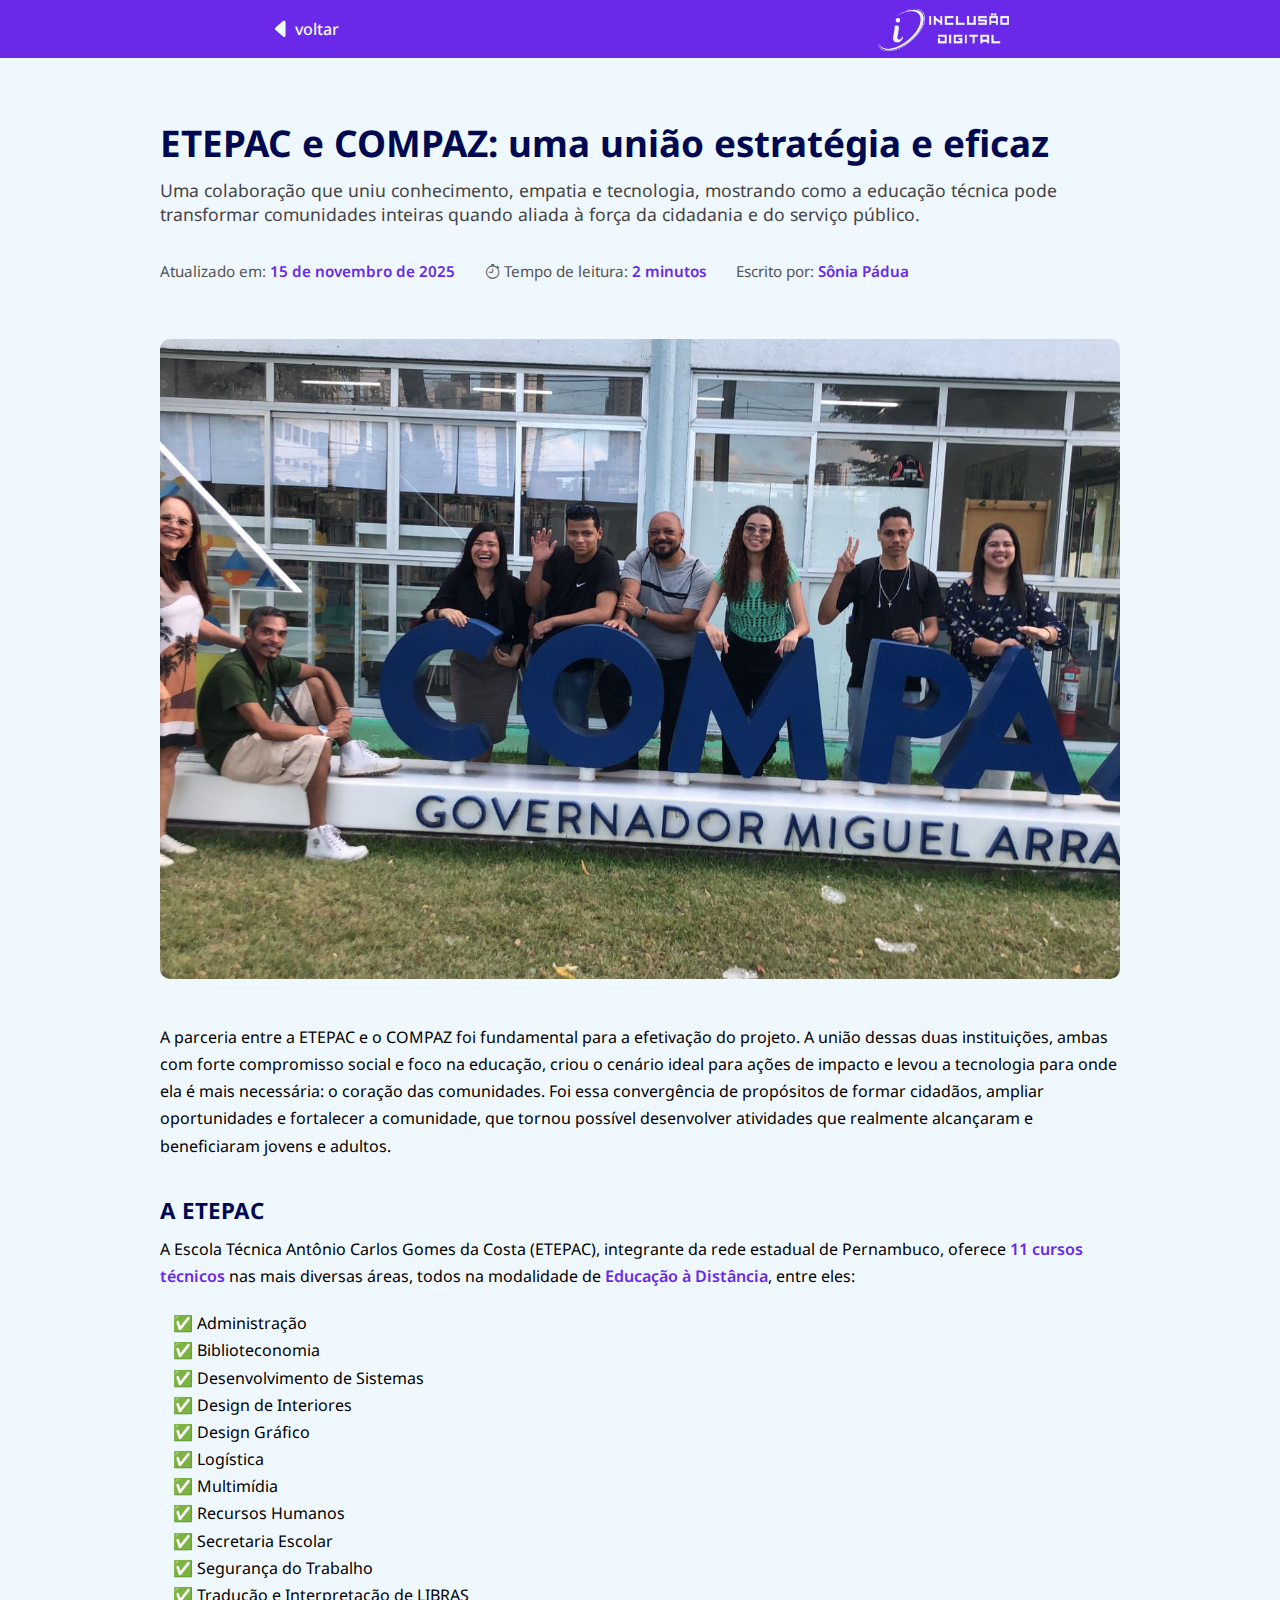
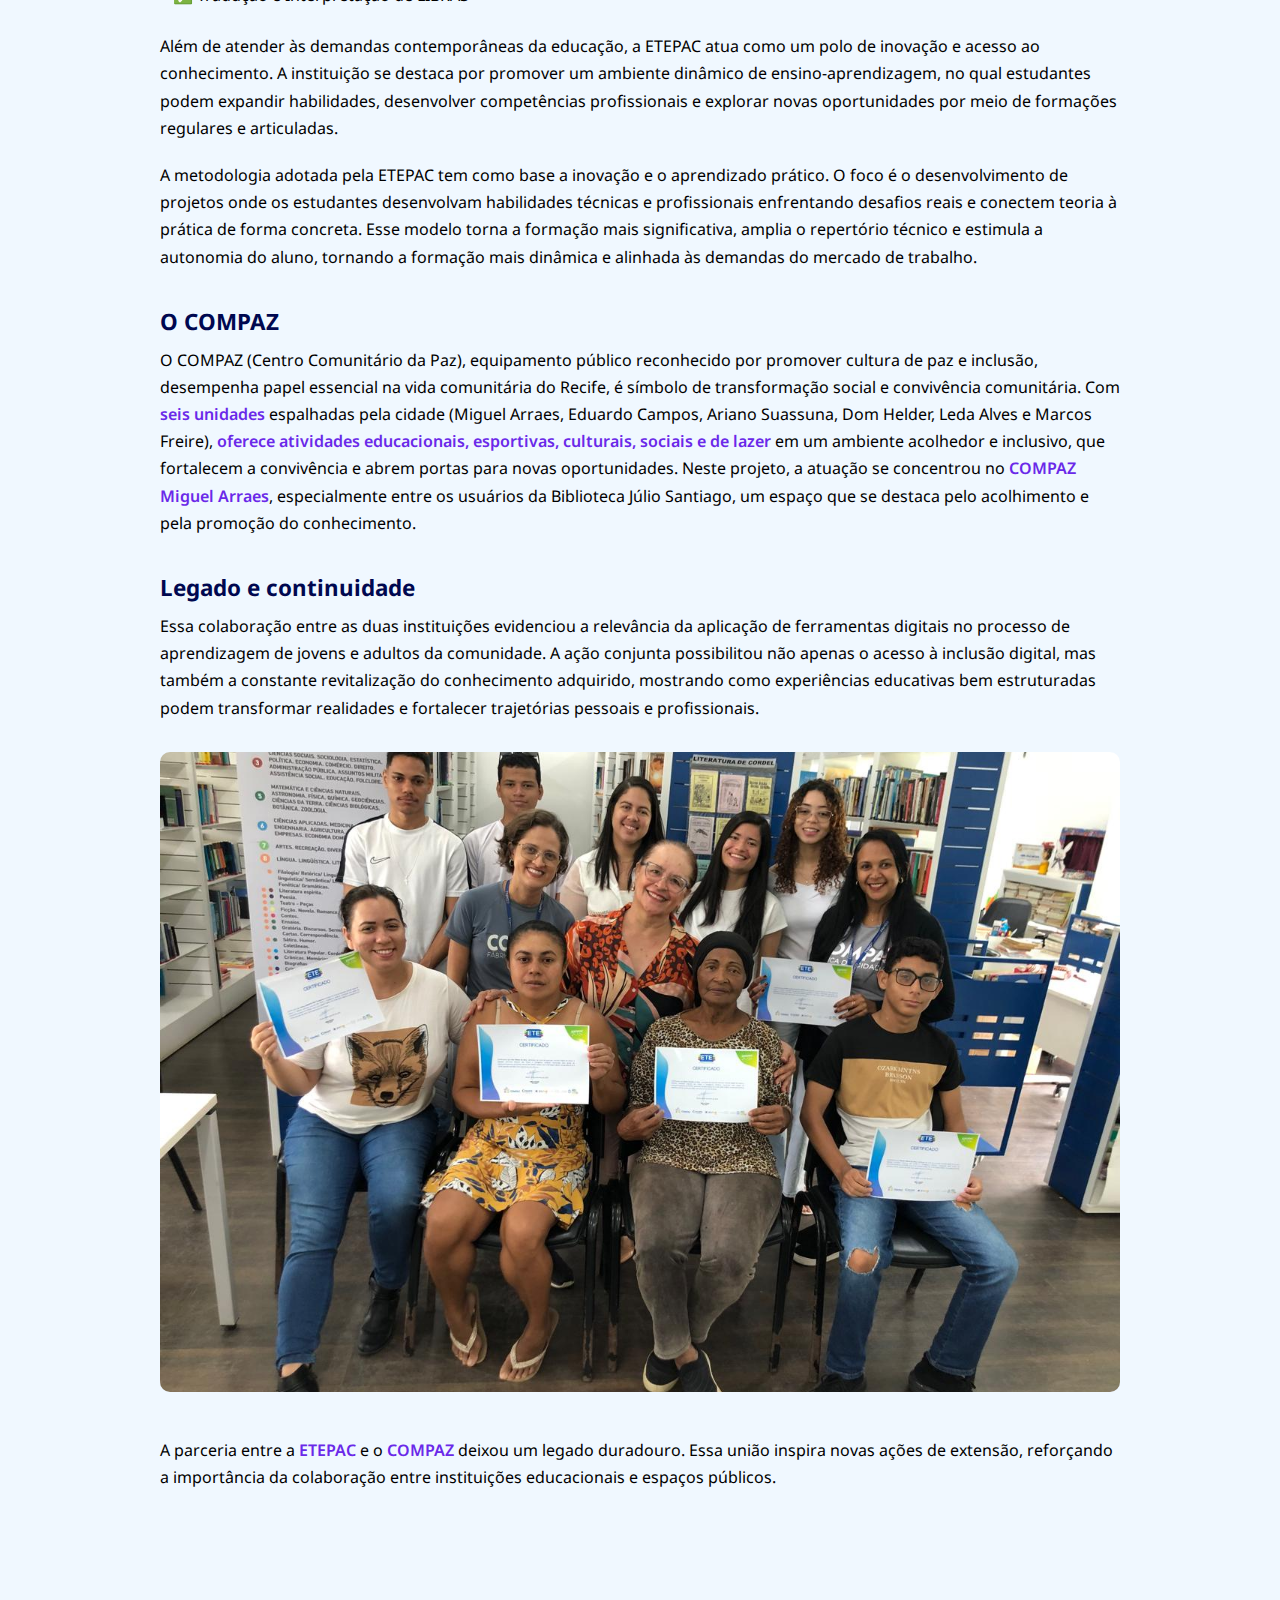
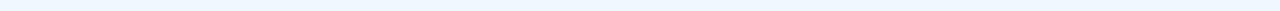
<file: pages/artigo_parceria.html>
<!DOCTYPE html>
<html lang="pt-BR">
<head>
    <meta charset="UTF-8">
    <meta name="viewport" content="width=device-width, initial-scale=1.0">
    <link rel="stylesheet" href="../styles/artigos.css">
    <title>Inclusão digital - parceria</title>
</head>
<body>
    <header>
        <a href="../index.html#artigos" class="button-voltar" aria-label="Voltar para a seção Artigos na página inicial"><i class="bi bi-caret-left-fill" aria-hidden="true"></i> <p>voltar</p></a>
        <img src="../utils/img/logos/logo_site_branca.png" alt="Logo Inclusão Digital">
    </header>

    <main class="artigo-principal-section">

        <div class="artigo-principal-cabecalho">
            
            <h1 class="artigo-principal-titulo">
            ETEPAC e COMPAZ: uma união estratégia e eficaz
            </h1>

            <p class="artigo-principal-subtitulo">
            Uma colaboração que uniu conhecimento, empatia e tecnologia, mostrando como a educação técnica pode transformar comunidades inteiras quando aliada à força da cidadania e do serviço público.
            </p>

            <div class="artigo-principal-info">
                <span>Atualizado em: <strong>15 de novembro de 2025</strong></span>
                <span><i class="bi bi-stopwatch"></i> Tempo de leitura: <strong>2 minutos</strong></span>
                <span>Escrito por: <strong>Sônia Pádua</strong></span>
            </div>
        </div>

        <div class="artigo-principal-corpo">
            <img src="../utils/img/projeto/etepac_e_compaz.jpeg" alt="" class="artigo-principal-imagem">
            <p>
            A parceria entre a ETEPAC e o COMPAZ foi fundamental para a efetivação do projeto. A união dessas duas instituições, ambas com forte compromisso social e foco na educação, criou o cenário ideal para ações de impacto e levou a tecnologia para onde ela é mais necessária: o coração das comunidades. Foi essa convergência de propósitos de formar cidadãos, ampliar oportunidades e fortalecer a comunidade, que tornou possível desenvolver atividades que realmente alcançaram e beneficiaram jovens e adultos.
            </p>

            <h2>A ETEPAC</h2>
            <p>
            A Escola Técnica Antônio Carlos Gomes da Costa (ETEPAC), integrante da rede estadual de Pernambuco, oferece <strong>11 cursos técnicos</strong> nas mais diversas áreas, todos na modalidade de <strong>Educação à Distância</strong>, entre eles:
            </p>
            <ul class="topicos check">
                <li>Administração</li>
                <li>Biblioteconomia</li>
                <li>Desenvolvimento de Sistemas</li>
                <li>Design de Interiores</li>
                <li>Design Gráfico</li>
                <li>Logística</li>
                <li>Multimídia</li>
                <li>Recursos Humanos</li>
                <li>Secretaria Escolar</li>
                <li>Segurança do Trabalho</li>
                <li>Tradução e Interpretação de LIBRAS</li>
            </ul>
            <p>
            Além de atender às demandas contemporâneas da educação, a ETEPAC atua como um polo de inovação e acesso ao conhecimento. A instituição se destaca por promover um ambiente dinâmico de ensino-aprendizagem, no qual estudantes podem expandir habilidades, desenvolver competências profissionais e explorar novas oportunidades por meio de formações regulares e articuladas.
            </p>
            <p>
            A metodologia adotada pela ETEPAC tem como base a inovação e o aprendizado prático. O foco é o desenvolvimento de projetos onde os estudantes desenvolvam habilidades técnicas e profissionais enfrentando desafios reais e conectem teoria à prática de forma concreta. Esse modelo torna a formação mais significativa, amplia o repertório técnico e estimula a autonomia do aluno, tornando a formação mais dinâmica e alinhada às demandas do mercado de trabalho.
            </p>

            <h2>O COMPAZ</h2>
            <p>
            O COMPAZ (Centro Comunitário da Paz), equipamento público reconhecido por promover cultura de paz e inclusão, desempenha papel essencial na vida comunitária do Recife, é símbolo de transformação social e convivência comunitária. Com <strong>seis unidades</strong> espalhadas pela cidade (Miguel Arraes, Eduardo Campos, Ariano Suassuna, Dom Helder, Leda Alves e Marcos Freire), <strong>oferece atividades educacionais, esportivas, culturais, sociais e de lazer</strong> em um ambiente acolhedor e inclusivo, que fortalecem a convivência e abrem portas para novas oportunidades. Neste projeto, a atuação se concentrou no <strong>COMPAZ Miguel Arraes</strong>, especialmente entre os usuários da Biblioteca Júlio Santiago, um espaço que se destaca pelo acolhimento e pela promoção do conhecimento.
            </p>

            <h2>Legado e continuidade</h2>
            <p>
            Essa colaboração entre as duas instituições evidenciou a relevância da aplicação de ferramentas digitais no processo de aprendizagem de jovens e adultos da comunidade. A ação conjunta possibilitou não apenas o acesso à inclusão digital, mas também a constante revitalização do conhecimento adquirido, mostrando como experiências educativas bem estruturadas podem transformar realidades e fortalecer trajetórias pessoais e profissionais.
            </p>
            <img src="../utils/img/projeto/encerramento_de_projeto.jpeg" alt="Alunos sentados à frente, sorrindo e exibindo seus certificados. Atrás, os bolsistas, a coordenadora e a bibliotecária." class="artigo-principal-imagem">
            <p>
            A parceria entre a <strong>ETEPAC</strong> e o <strong>COMPAZ</strong> deixou um legado duradouro. Essa união inspira novas ações de extensão, reforçando a importância da colaboração entre instituições educacionais e espaços públicos.
            </p>

        </div>
    </main>    

    <!-- Plugin VLibras -->
    <div vw class="enabled">
    <div vw-access-button class="active"></div>
    <div vw-plugin-wrapper>
        <div class="vw-plugin-top-wrapper"></div>
    </div>
    </div>
    <script src="https://vlibras.gov.br/app/vlibras-plugin.js"></script>
    <script>
    new window.VLibras.Widget('https://vlibras.gov.br/app');
    </script>
    
</body>
</html>
</html>
</file>
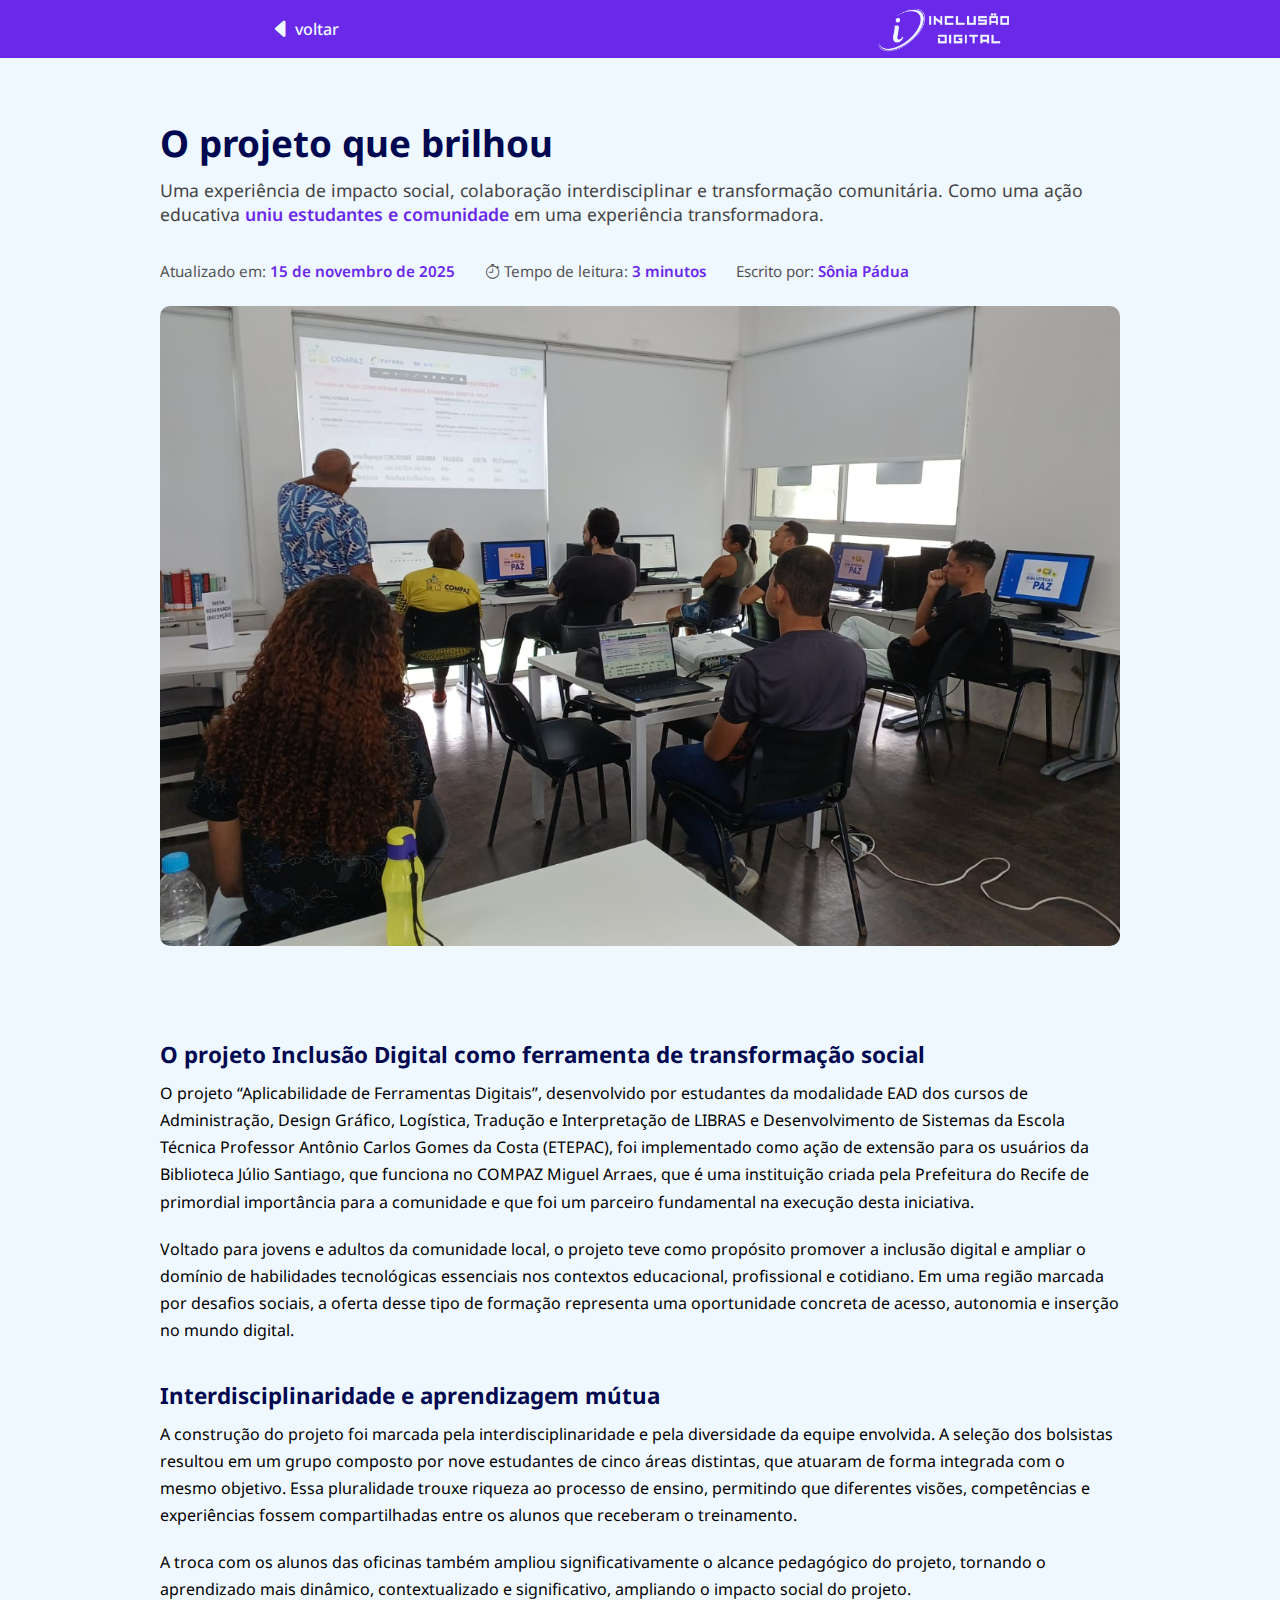
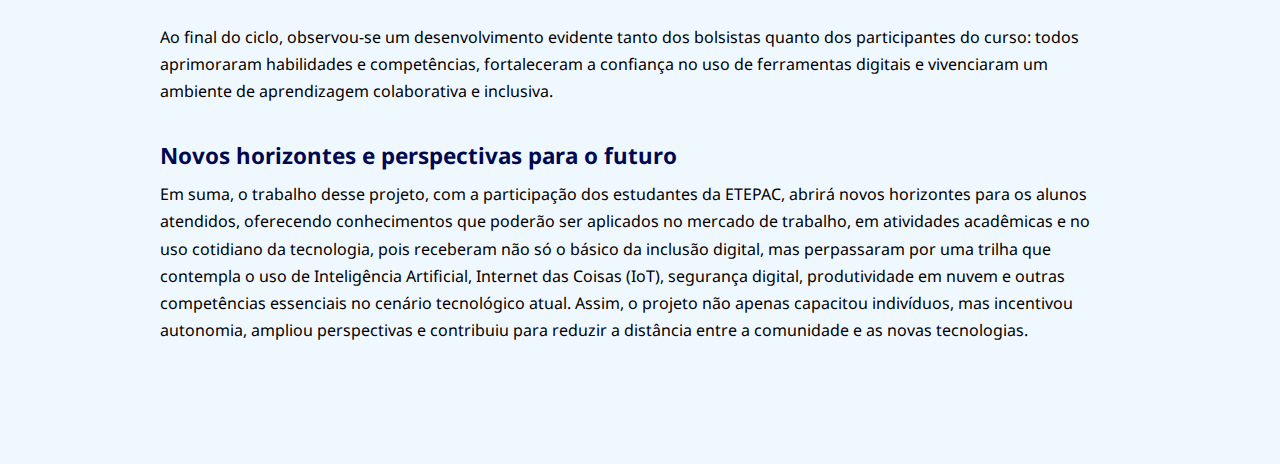
<file: pages/artigo_projeto.html>
<!DOCTYPE html>
<html lang="pt-BR">
<head>
    <meta charset="UTF-8">
    <meta name="viewport" content="width=device-width, initial-scale=1.0">
    <link rel="stylesheet" href="../styles/artigos.css">
    <title>Inclusão digital - projeto</title>
</head>
<body>
    <header>
        <a href="../index.html#artigos" class="button-voltar" aria-label="Voltar para a seção Artigos na página inicial"><i class="bi bi-caret-left-fill" aria-hidden="true"></i> <p>voltar</p></a>
        <img src="../utils/img/logos/logo_site_branca.png" alt="Logo Inclusão Digital">
    </header>

    <main class="artigo-principal-section">

        <div class="artigo-principal-cabecalho">
            
            <h1 class="artigo-principal-titulo">
            O projeto que brilhou
            </h1>

            <p class="artigo-principal-subtitulo">
            Uma experiência de impacto social, colaboração interdisciplinar e transformação comunitária. Como uma ação educativa <strong>uniu estudantes e comunidade</strong> em uma experiência transformadora.
            </p>

            <div class="artigo-principal-info">
                <span>Atualizado em: <strong>15 de novembro de 2025</strong></span>
                <span><i class="bi bi-stopwatch"></i> Tempo de leitura: <strong>3 minutos</strong></span>
                <span>Escrito por: <strong>Sônia Pádua</strong></span>
            </div>

            <img src="../utils/img/projeto/aula_no_compaz.jpg" alt="Bolsista do projeto ministra uma aula na biblioteca do COMPAZ. Ele está em pé, apontando para um slide em um projetor, enquanto os participantes assistem em seus computadores." class="artigo-principal-imagem">
        </div>

        <div class="artigo-principal-corpo">
            <h2>O projeto Inclusão Digital como ferramenta de transformação social</h2>
            <p>
            O projeto “Aplicabilidade de Ferramentas Digitais”, desenvolvido por estudantes da modalidade EAD dos cursos de Administração, Design Gráfico, Logística, Tradução e Interpretação de LIBRAS e Desenvolvimento de Sistemas da Escola Técnica Professor Antônio Carlos Gomes da Costa (ETEPAC), foi implementado como ação de extensão para os usuários da Biblioteca Júlio Santiago, que funciona no COMPAZ Miguel Arraes, que é uma instituição criada pela Prefeitura do Recife de primordial importância para a comunidade e que foi um parceiro fundamental na execução desta iniciativa.
            </p>
            <p>
            Voltado para jovens e adultos da comunidade local, o projeto teve como propósito promover a inclusão digital e ampliar o domínio de habilidades tecnológicas essenciais nos contextos educacional, profissional e cotidiano. Em uma região marcada por desafios sociais, a oferta desse tipo de formação representa uma oportunidade concreta de acesso, autonomia e inserção no mundo digital.
            </p>

            <h2>Interdisciplinaridade e aprendizagem mútua</h2>
            <p>
            A construção do projeto foi marcada pela interdisciplinaridade e pela diversidade da equipe envolvida. A seleção dos bolsistas resultou em um grupo composto por nove estudantes de cinco áreas distintas, que atuaram de forma integrada com o mesmo objetivo.
            Essa pluralidade trouxe riqueza ao processo de ensino, permitindo que diferentes visões, competências e experiências fossem compartilhadas entre os alunos que receberam o treinamento.
            </p>
            <p>
            A troca com os alunos das oficinas também ampliou significativamente o alcance pedagógico do projeto, tornando o aprendizado mais dinâmico, contextualizado e significativo, ampliando o impacto social do projeto.
            </p>
            <p>
            Ao final do ciclo, observou-se um desenvolvimento evidente tanto dos bolsistas quanto dos participantes do curso: todos aprimoraram habilidades e competências, fortaleceram a confiança no uso de ferramentas digitais e vivenciaram um ambiente de aprendizagem colaborativa e inclusiva.
            </p>

            <h2>Novos horizontes e perspectivas para o futuro</h2>
            <p>
            Em suma, o trabalho desse projeto, com a participação dos estudantes da ETEPAC, abrirá novos horizontes para os alunos atendidos, oferecendo conhecimentos que poderão ser aplicados no mercado de trabalho, em atividades acadêmicas e no uso cotidiano da tecnologia, pois receberam não só o básico da inclusão digital, mas perpassaram por uma trilha que contempla o uso de Inteligência Artificial, Internet das Coisas (IoT), segurança digital, produtividade em nuvem e outras competências essenciais no cenário tecnológico atual. Assim, o projeto não apenas capacitou indivíduos, mas incentivou autonomia, ampliou perspectivas e contribuiu para reduzir a distância entre a comunidade e as novas tecnologias.
            </p>

        </div>
    </main>

    <!-- Plugin VLibras -->
    <div vw class="enabled">
    <div vw-access-button class="active"></div>
    <div vw-plugin-wrapper>
        <div class="vw-plugin-top-wrapper"></div>
    </div>
    </div>
    <script src="https://vlibras.gov.br/app/vlibras-plugin.js"></script>
    <script>
    new window.VLibras.Widget('https://vlibras.gov.br/app');
    </script>
    
</body>
</html>
</html>
</file>
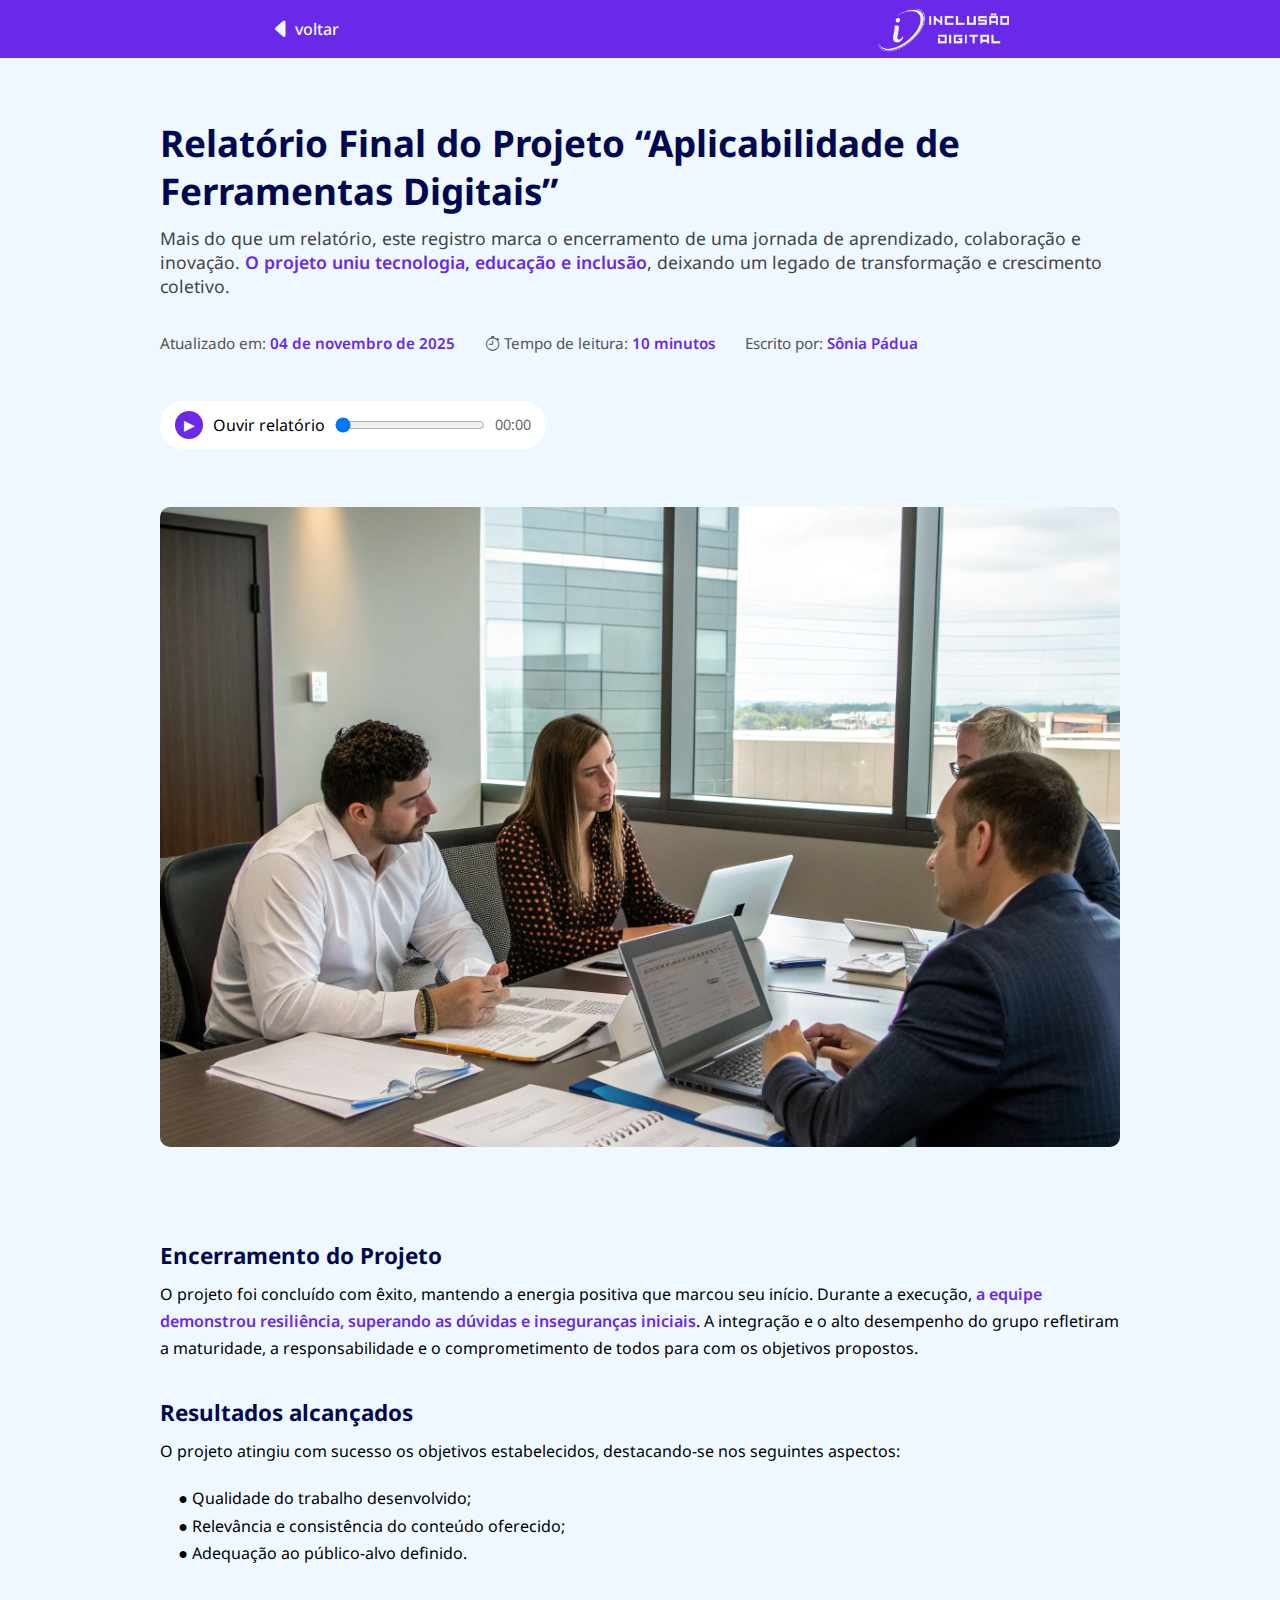
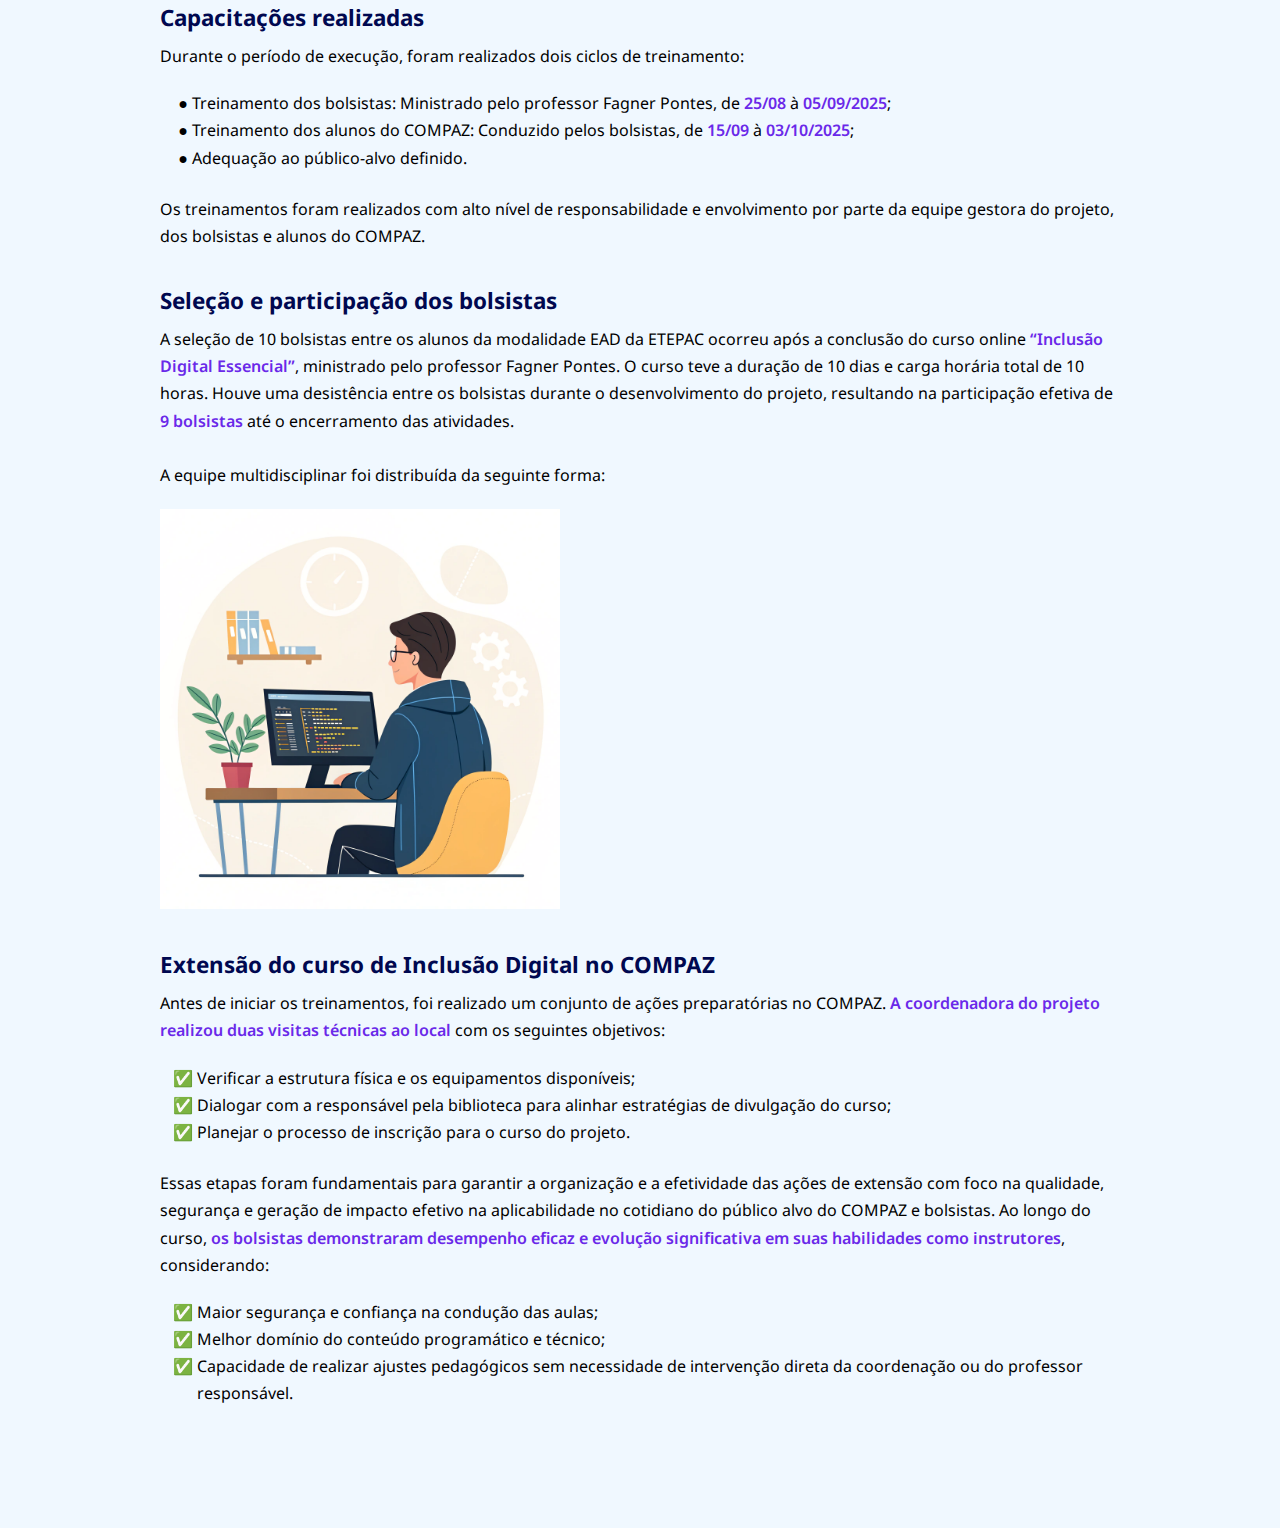
<file: pages/artigo_relatorio.html>
<!DOCTYPE html>
<html lang="pt-BR">
<head>
    <meta charset="UTF-8">
    <meta name="viewport" content="width=device-width, initial-scale=1.0">
    <link rel="stylesheet" href="../styles/artigos.css">
    <title>Inclusão digital - relatório</title>
</head>
<body>
    <header>
        <a href="../index.html#projeto" class="button-voltar"><i class="bi bi-caret-left-fill"></i> <p>voltar</p></a>
        <img src="../img/logo_site_branca.png" alt="">
    </header>

    <main class="artigo-principal-section">

        <div class="artigo-principal-cabecalho">
            
            <h1 class="artigo-principal-titulo">
            Relatório Final do Projeto “Aplicabilidade de Ferramentas Digitais”
            </h1>

            <p class="artigo-principal-subtitulo">
            Mais do que um relatório, este registro marca o encerramento de uma jornada de aprendizado, colaboração e inovação. <strong>O projeto uniu tecnologia, educação e inclusão</strong>, deixando um legado de transformação e crescimento coletivo.
            </p>

            <div class="artigo-principal-info">
                <span>Atualizado em: <strong>04 de novembro de 2025</strong></span>
                <span><i class="bi bi-stopwatch"></i> Tempo de leitura: <strong>10 minutos</strong></span>
                <span>Escrito por: <strong>Sônia Pádua</strong></span>
            </div>

            <div class="artigo-principal-audio">
                <button class="artigo-principal-play">▶</button>
                <span>Ouvir relatório</span>
                <input type="range" class="artigo-principal-barra" value="0">
                <span class="artigo-principal-tempo">00:00</span>
            </div>

            <img src="../img/sobre_parceria.png" alt="Imagem sobre o artigo" class="artigo-principal-imagem">
        </div>

        <div class="artigo-principal-corpo">
            <h2>Encerramento do Projeto</h2>
            <p>
            O projeto foi concluído com êxito, mantendo a energia positiva que marcou seu início. Durante a execução, <strong>a equipe demonstrou resiliência, superando as dúvidas e inseguranças iniciais</strong>. A integração e o alto desempenho do grupo refletiram a maturidade, a responsabilidade e o comprometimento de todos para com os objetivos propostos.
            </p>

            <h2>Resultados alcançados</h2>
            <p>
            O projeto atingiu com sucesso os objetivos estabelecidos, destacando-se nos seguintes aspectos:</p>
            <ul class="topicos">
                <li>Qualidade do trabalho desenvolvido;</li>
                <li>Relevância e consistência do conteúdo oferecido;</li>
                <li>Adequação ao público-alvo definido.</li>
            </ul>

            <h2>Capacitações realizadas</h2>
            <p>
            Durante o período de execução, foram realizados dois ciclos de treinamento:</p>
            <ul class="topicos">
                <li>Treinamento dos bolsistas: Ministrado pelo professor Fagner Pontes, de <strong>25/08</strong> à <strong>05/09/2025</strong>;</li>
                <li>Treinamento dos alunos do COMPAZ: Conduzido pelos bolsistas, de <strong>15/09</strong> à <strong>03/10/2025</strong>;</li>
                <li>Adequação ao público-alvo definido.</li>
            </ul>
            <p>
            Os treinamentos foram realizados com alto nível de responsabilidade e envolvimento por parte da equipe gestora do projeto, dos  bolsistas e alunos do COMPAZ. 
            </p>

            <h2>Seleção e participação dos bolsistas</h2>
            <p>
            A seleção de 10 bolsistas entre os alunos da modalidade EAD da ETEPAC ocorreu após a conclusão do curso online <strong>“Inclusão Digital Essencial”</strong>, ministrado pelo professor Fagner Pontes. O curso teve a duração de 10 dias e carga horária total de 10 horas. Houve uma desistência entre os bolsistas durante o desenvolvimento do projeto, resultando na participação efetiva de <strong>9 bolsistas</strong> até o encerramento das atividades.
            <br><br>
            A equipe multidisciplinar foi distribuída da seguinte forma:
            </p>
            <img src="../img/sobre_bolsistas.png" style="width: 25rem;" alt="">

            <h2>Extensão do curso de Inclusão Digital no COMPAZ</h2>
            <p>
            Antes de iniciar os treinamentos, foi realizado um conjunto de ações preparatórias no COMPAZ. <strong>A coordenadora do projeto realizou duas visitas técnicas ao local</strong> com os seguintes objetivos:
            </p>
            <ul class="topicos check">
                <li>Verificar a estrutura física e os equipamentos disponíveis;</li>
                <li>Dialogar com a responsável pela biblioteca para alinhar estratégias de divulgação do curso;</li>
                <li>Planejar o processo de inscrição para o curso do projeto.</li>
            </ul>
            <p>
            Essas etapas foram fundamentais para garantir a organização e a efetividade das ações de extensão com foco na qualidade, segurança e geração de impacto efetivo na aplicabilidade no cotidiano do público alvo do COMPAZ e bolsistas. Ao longo do curso, <strong>os bolsistas demonstraram desempenho eficaz e evolução significativa em suas habilidades como instrutores</strong>, considerando:
            </p>
            <ul class="topicos check">
                <li>Maior segurança e confiança na condução das aulas;</li>
                <li>Melhor domínio do conteúdo programático e técnico;</li>
                <li>Capacidade de realizar ajustes pedagógicos sem necessidade de intervenção direta da coordenação ou do professor responsável.</li>
            </ul> 
        </div>
    </main>
</body>
</html>
</file>
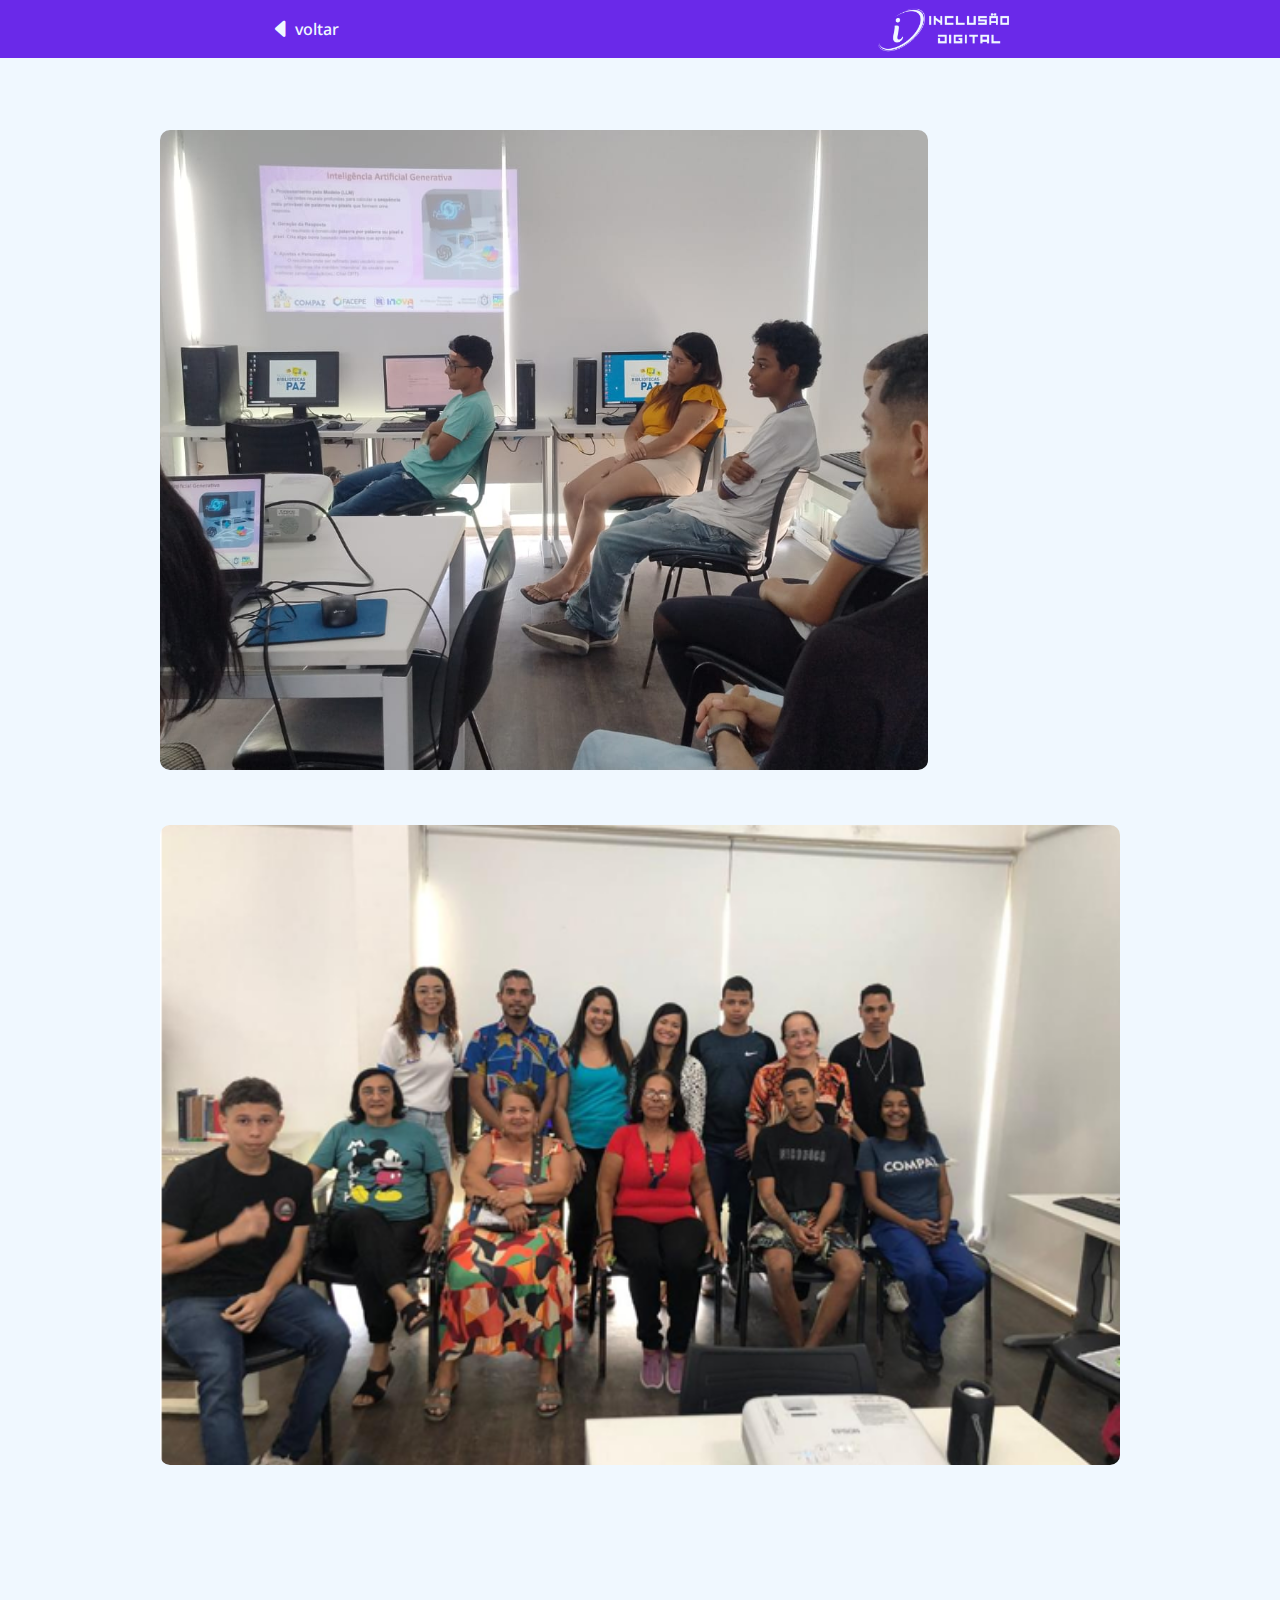
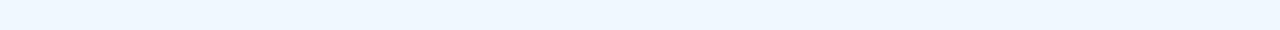
<file: pages/imagens_salvas.html>
<!DOCTYPE html>
<html lang="pt-BR">
<head>
  <meta charset="UTF-8">
  <meta name="viewport" content="width=device-width, initial-scale=1.0">
  <link rel="stylesheet" href="../styles/artigos.css">
  <title>Impacto e Inovação: A Força Interdisciplinar dos Bolsistas do Projeto</title>
</head>
<body>
  <header>
    <a href="../index.html#projeto" class="button-voltar">
      <i class="bi bi-caret-left-fill"></i>
      <p>voltar</p>
    </a>
    <img src="../img/logo_site_branca.png" alt="Logo Inclusão Digital">
  </header>

  <main class="artigo-principal-section">

 
    <div class="artigo-principal-corpo">
      <img src="../img/compaz_equipamento.jpeg" alt="Interior do COMPAZ durante o projeto" class="artigo-principal-imagem" style="width:80%">
      <img src="../img/participantes_do_curso.png" alt="Participantes do curso de inclusão digital" class="artigo-principal-imagem">

    </div>
  </main>
</body>
</html>
</file>
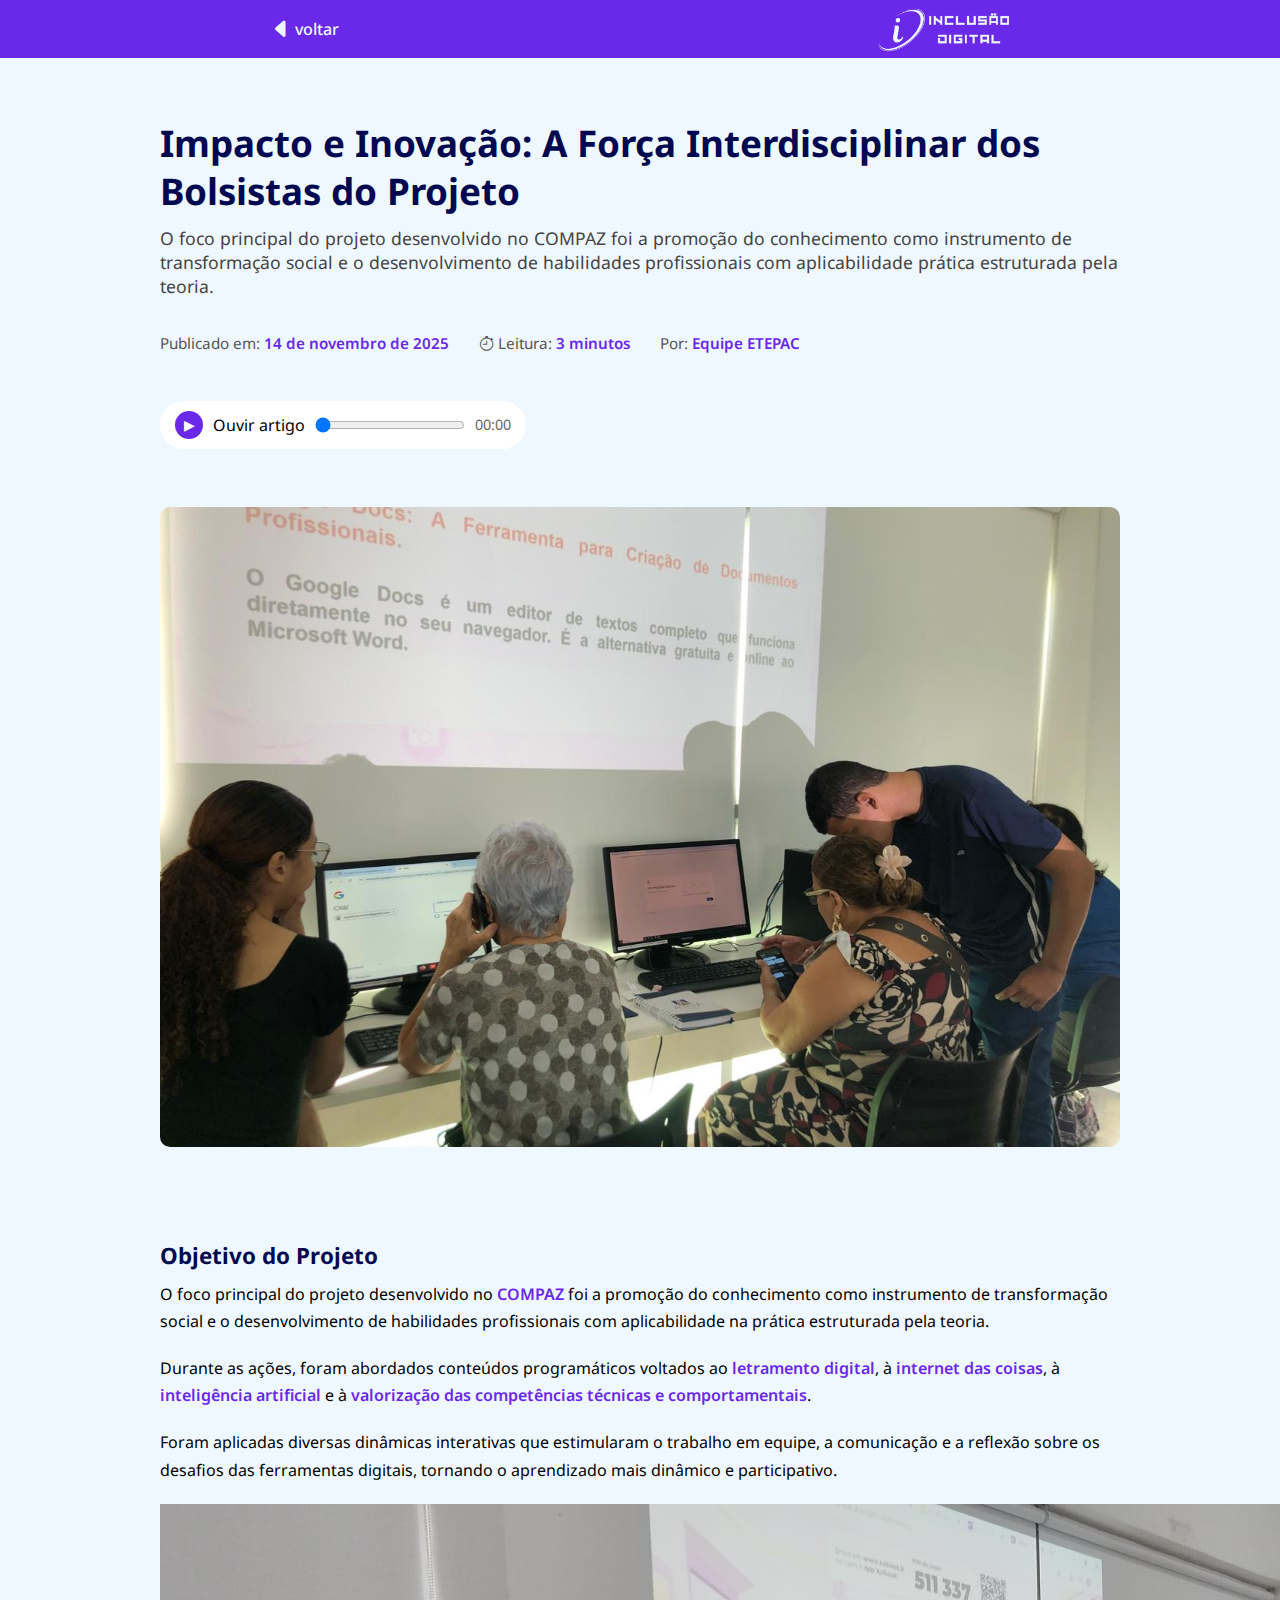
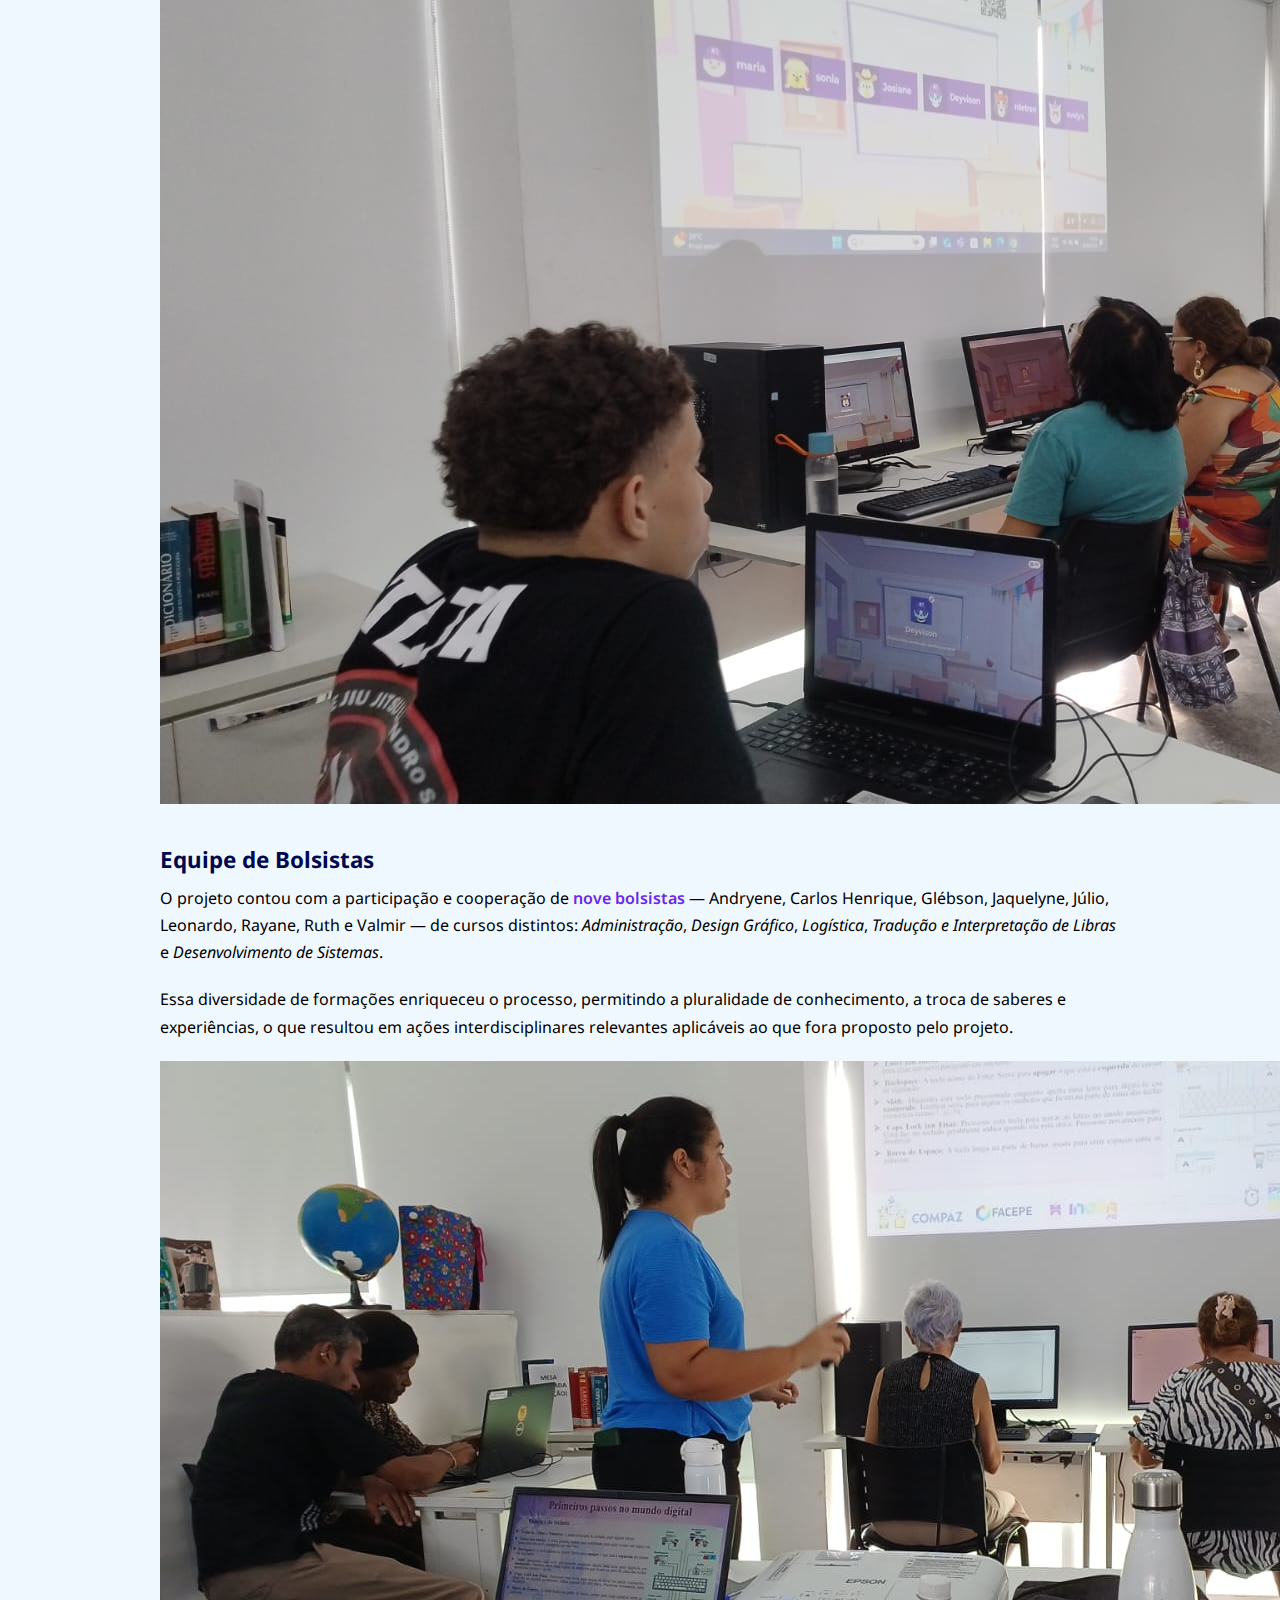
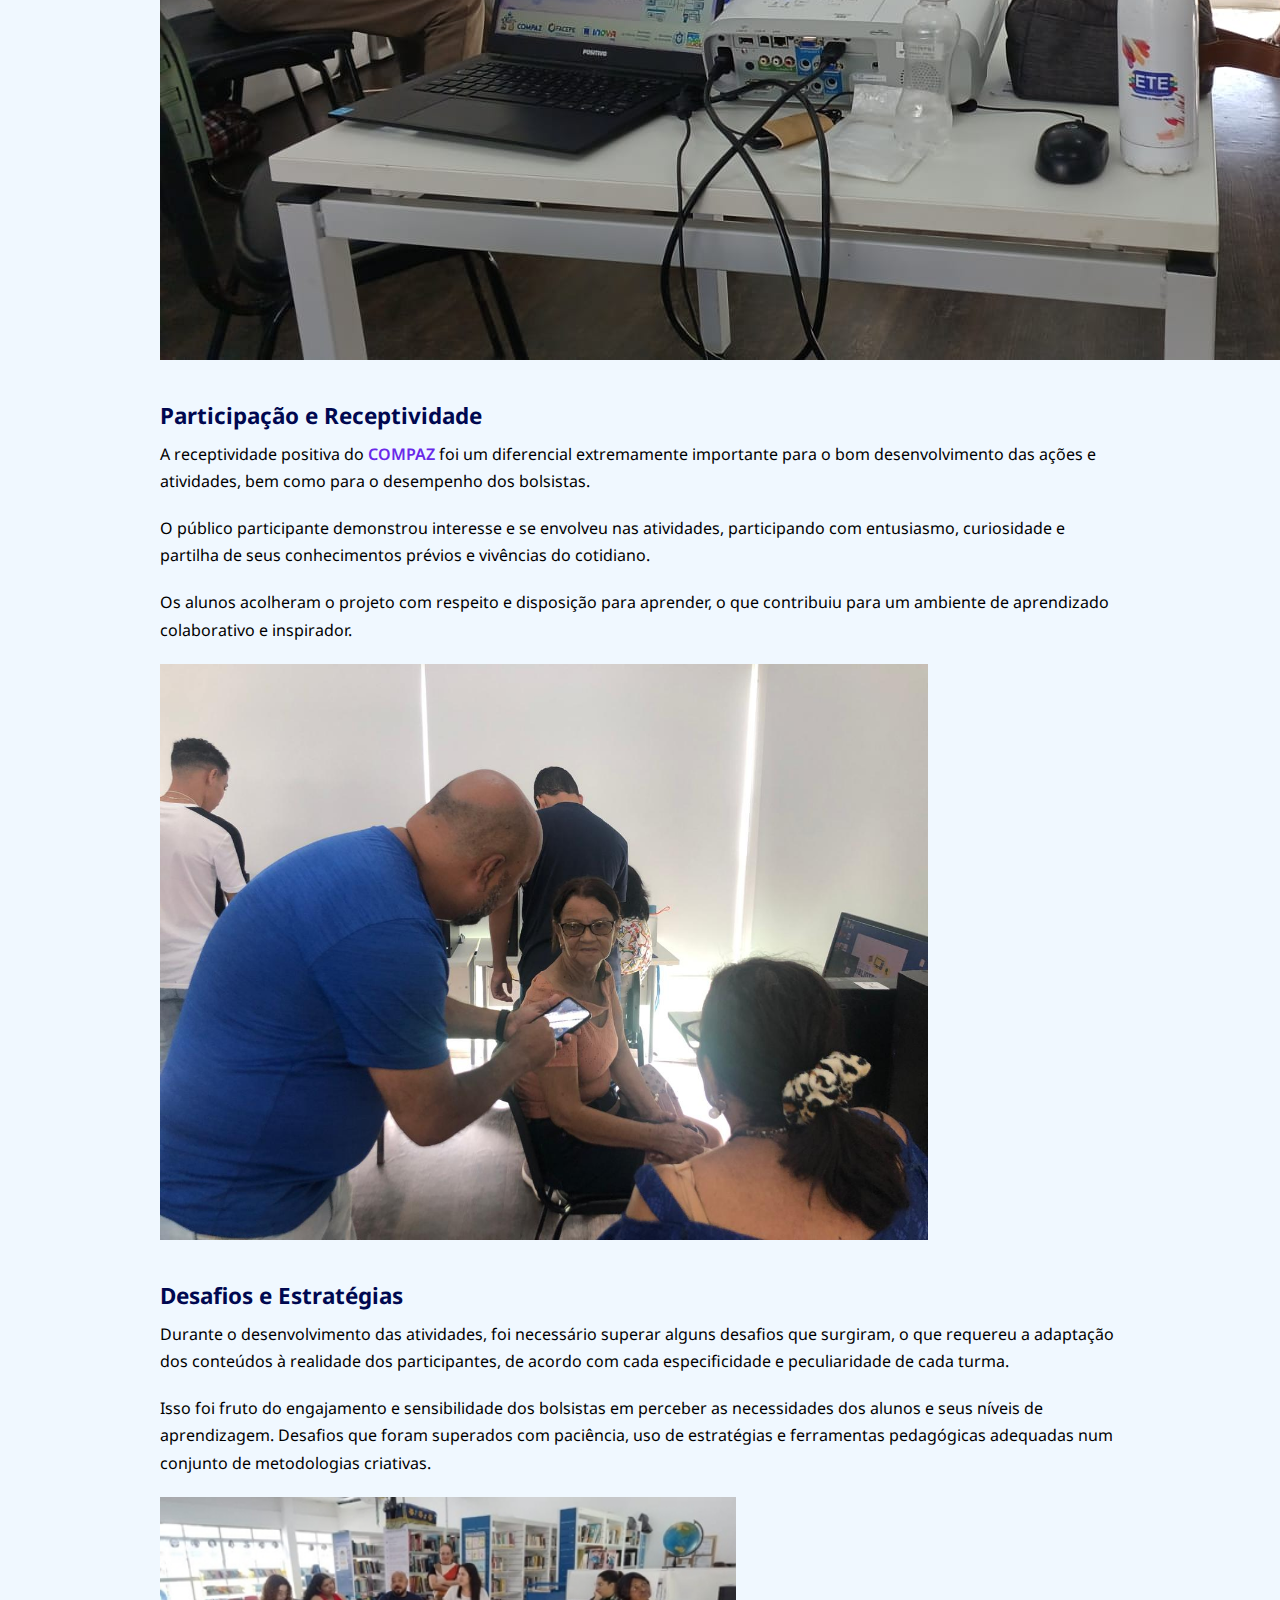
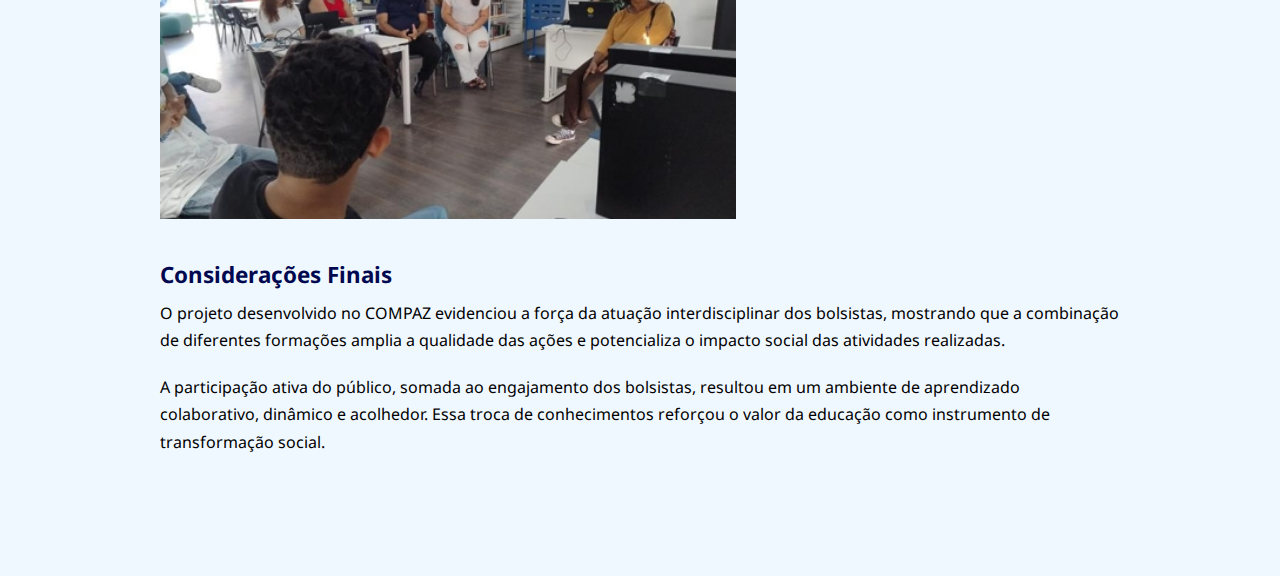
<file: pages/impacto_e_inovação.html>
<!DOCTYPE html>
<html lang="pt-BR">
<head>
  <meta charset="UTF-8">
  <meta name="viewport" content="width=device-width, initial-scale=1.0">
  <link rel="stylesheet" href="../styles/artigos.css">
  <title>Impacto e Inovação: A Força Interdisciplinar dos Bolsistas do Projeto</title>
</head>
<body>
  <header>
    <a href="../index.html#projeto" class="button-voltar">
      <i class="bi bi-caret-left-fill"></i>
      <p>voltar</p>
    </a>
    <img src="../img/logo_site_branca.png" alt="Logo Inclusão Digital">
  </header>

  <main class="artigo-principal-section">
   
    <div class="artigo-principal-cabecalho">
      <h1 class="artigo-principal-titulo">
        Impacto e Inovação: A Força Interdisciplinar dos Bolsistas do Projeto
      </h1>

      <p class="artigo-principal-subtitulo">
        O foco principal do projeto desenvolvido no COMPAZ foi a promoção do conhecimento como instrumento de transformação social e o desenvolvimento de habilidades profissionais com aplicabilidade prática estruturada pela teoria.
      </p>

      <div class="artigo-principal-info">
        <span>Publicado em: <strong>14 de novembro de 2025</strong></span>
        <span><i class="bi bi-stopwatch"></i> Leitura: <strong>3 minutos</strong></span>
        <span>Por: <strong>Equipe ETEPAC</strong></span>
      </div>

      <div class="artigo-principal-audio">
        <button class="artigo-principal-play">▶</button>
        <span>Ouvir artigo</span>
        <input type="range" class="artigo-principal-barra" value="0">
        <span class="artigo-principal-tempo">00:00</span>
      </div>

      <img src="../img/bolsistas_atividade.jpeg" alt="Bolsistas do projeto em atividade no COMPAZ" class="artigo-principal-imagem"  >
    </div>

 
    <div class="artigo-principal-corpo">

      <section class="bloco destaque">
        <h2> Objetivo do Projeto</h2>
        <p>
          O foco principal do projeto desenvolvido no <strong>COMPAZ</strong> foi a promoção do conhecimento como instrumento de transformação social e o desenvolvimento de habilidades profissionais com aplicabilidade na prática estruturada pela teoria.
        </p>
        <p>
          Durante as ações, foram abordados conteúdos programáticos voltados ao <strong>letramento digital</strong>, à <strong>internet das coisas</strong>, à <strong>inteligência artificial</strong> e à <strong>valorização das competências técnicas e comportamentais</strong>.
        </p>
        <p>
          Foram aplicadas diversas dinâmicas interativas que estimularam o trabalho em equipe, a comunicação e a reflexão sobre os desafios das ferramentas digitais, tornando o aprendizado mais dinâmico e participativo.
        </p>
        <img src="../img/dinamicas.jpeg" alt="Dinâmicas e atividades durante o projeto" class="imagem-centro sombra">
      </section>

      <section class="bloco">
        <h2> Equipe de Bolsistas</h2>
        <p>
          O projeto contou com a participação e cooperação de <strong>nove bolsistas</strong> — Andryene, Carlos Henrique, Glébson, Jaquelyne, Júlio, Leonardo, Rayane, Ruth e Valmir — de cursos distintos: <em>Administração</em>, <em>Design Gráfico</em>, <em>Logística</em>, <em>Tradução e Interpretação de Libras</em> e <em>Desenvolvimento de Sistemas</em>.
        </p>
        <p>
          Essa diversidade de formações enriqueceu o processo, permitindo a pluralidade de conhecimento, a troca de saberes e experiências, o que resultou em ações interdisciplinares relevantes aplicáveis ao que fora proposto pelo projeto.
        </p>
        <img src="../img/bolsistas_atuando.jpeg" alt="Bolsistas interdisciplinares em atuação" class="imagem-centro borda-suave" >
      </section>

      <section class="bloco destaque">
        <h2> Participação e Receptividade</h2>
        <p>
          A receptividade positiva do <strong>COMPAZ</strong> foi um diferencial extremamente importante para o bom desenvolvimento das ações e atividades, bem como para o desempenho dos bolsistas.
        </p>
        <p>
          O público participante demonstrou interesse e se envolveu nas atividades, participando com entusiasmo, curiosidade e partilha de seus conhecimentos prévios e vivências do cotidiano.
        </p>
        <p>
          Os alunos acolheram o projeto com respeito e disposição para aprender, o que contribuiu para um ambiente de aprendizado colaborativo e inspirador.
        </p>
        <img src="../img/participantes_interagindo.jpeg" alt="Participantes interagindo nas oficinas" class="imagem-centro sombra" style="width:80%">
      </section>

      <section class="bloco">
        <h2> Desafios e Estratégias</h2>
        <p>
          Durante o desenvolvimento das atividades, foi necessário superar alguns desafios que surgiram, o que requereu a adaptação dos conteúdos à realidade dos participantes, de acordo com cada especificidade e peculiaridade de cada turma.
        </p>
        <p>
          Isso foi fruto do engajamento e sensibilidade dos bolsistas em perceber as necessidades dos alunos e seus níveis de aprendizagem. 
          Desafios que foram superados com paciência, uso de estratégias e ferramentas pedagógicas adequadas num conjunto de metodologias criativas.
        </p>
        <img src="../img/pedagogia.jpeg" alt="Adaptação pedagógica nas atividades" class=" imagem-centro sombra" style="width:60%">
      </section>

      <section class="bloco final">
       <h2>Considerações Finais</h2>
        <p>
           O projeto desenvolvido no COMPAZ evidenciou a força da atuação interdisciplinar dos bolsistas,
    mostrando que a combinação de diferentes formações amplia a qualidade das ações e potencializa o impacto social das atividades realizadas.
        </p>
        <p>
         A participação ativa do público, somada ao engajamento dos bolsistas, resultou em um ambiente
    de aprendizado colaborativo, dinâmico e acolhedor. Essa troca de conhecimentos reforçou o valor
    da educação como instrumento de transformação social.
        </p>
      </section>

    </div>
  </main>
</body>
</html>
</file>
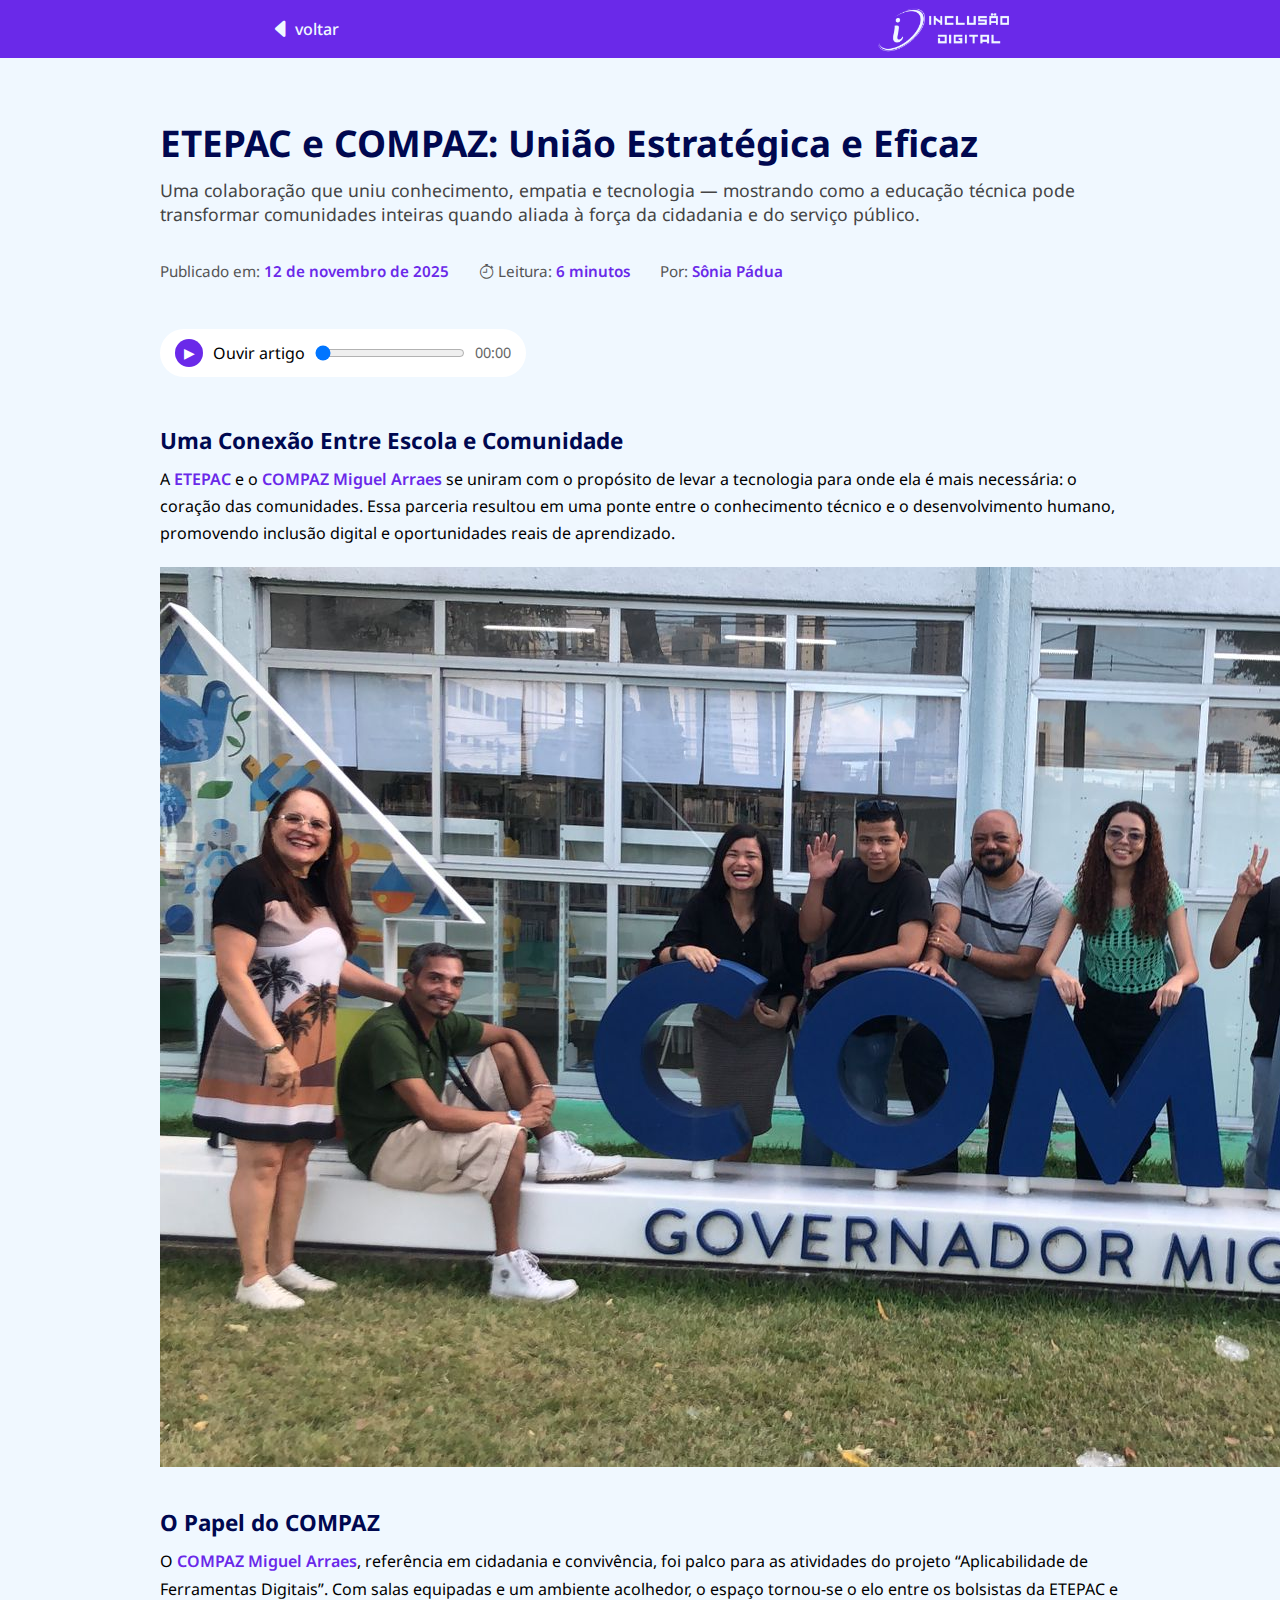
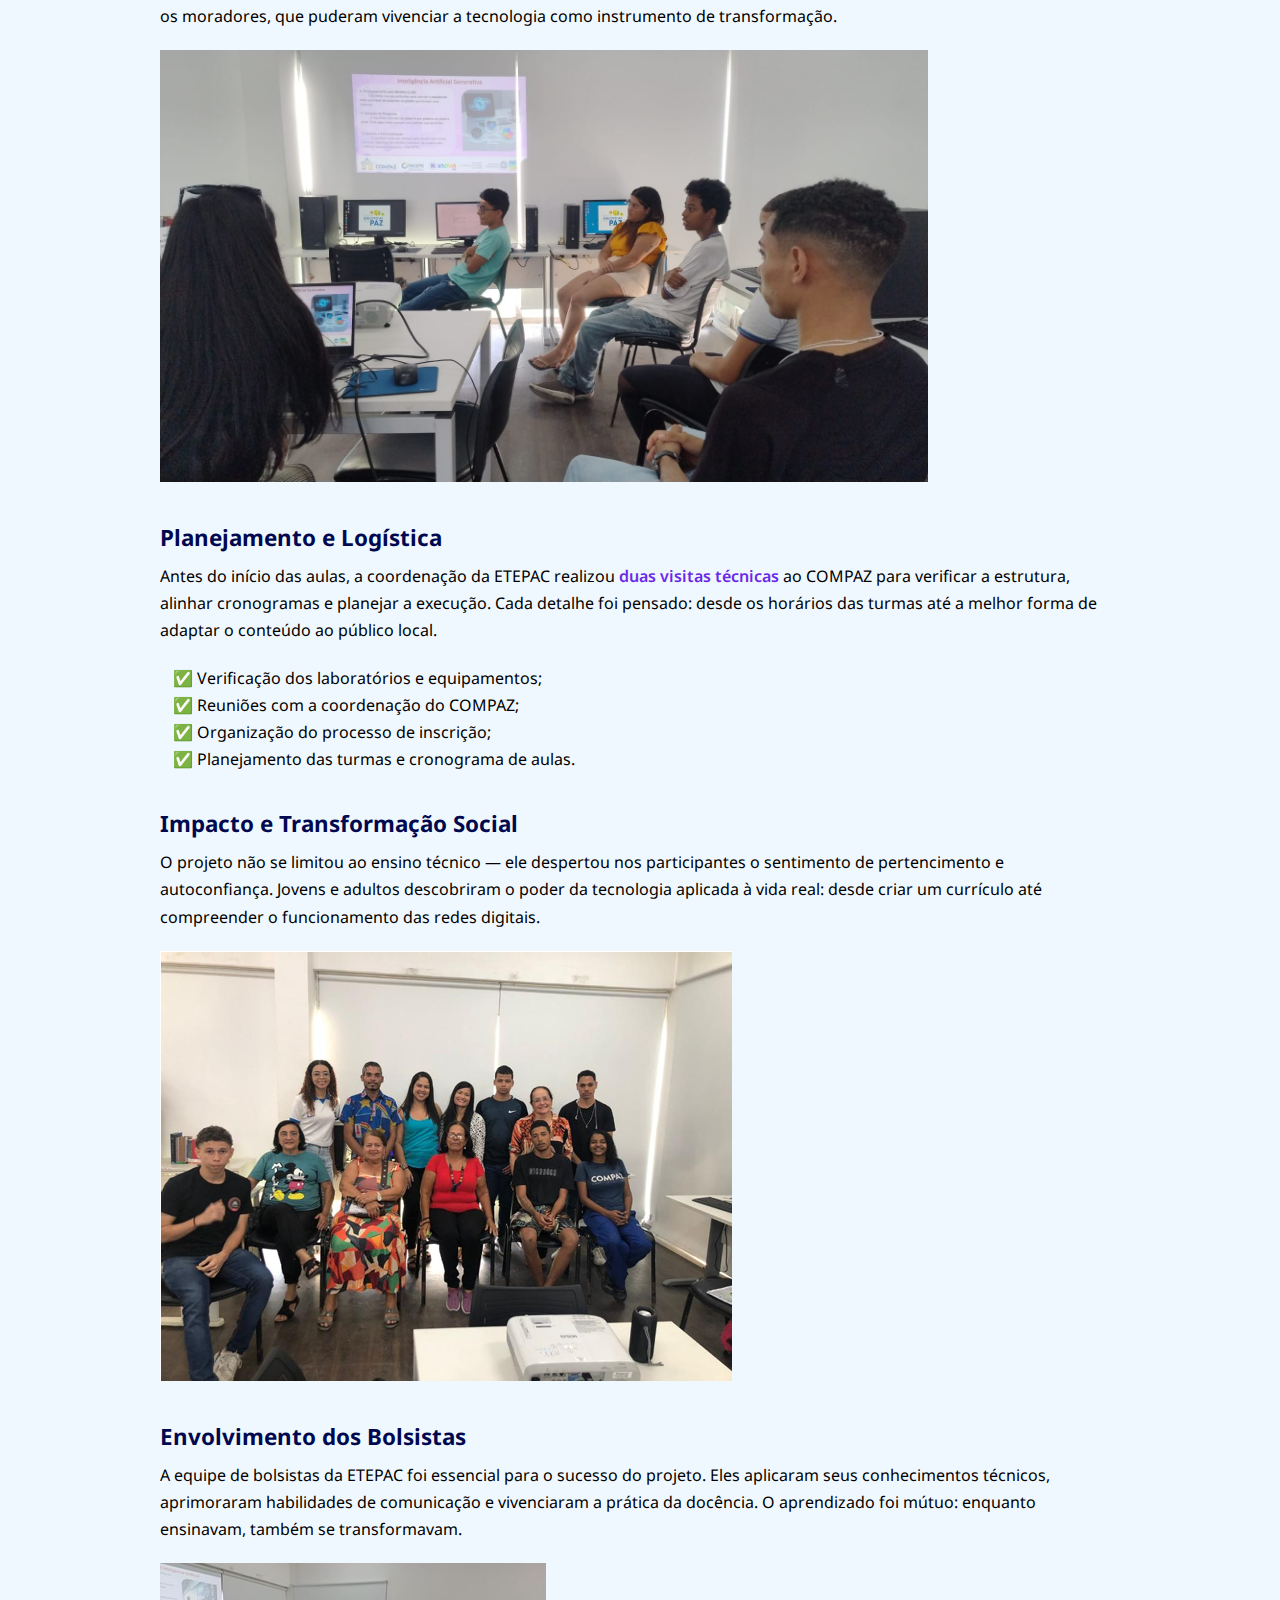
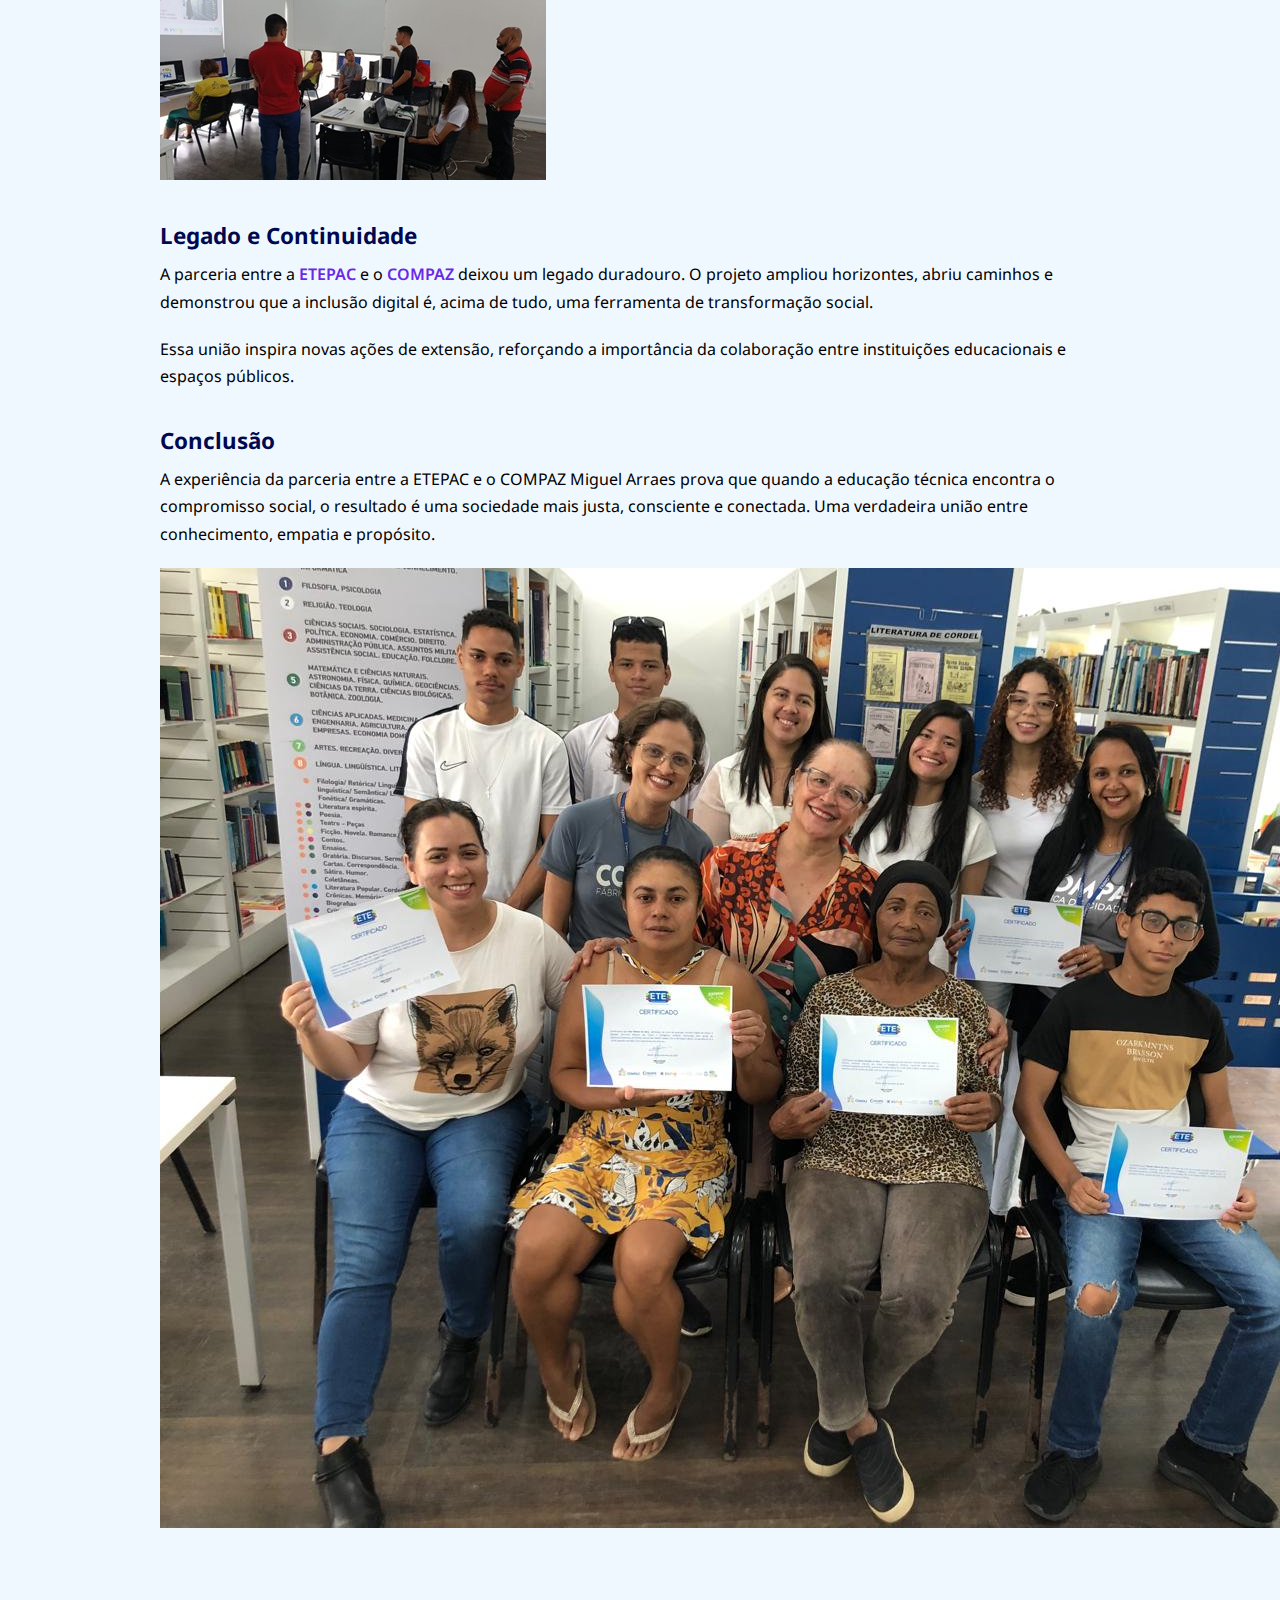
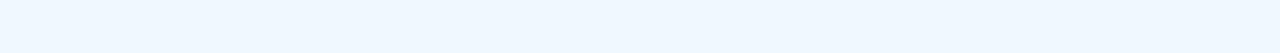
<file: pages/parceria_etepac_compaz.html>
<!DOCTYPE html>
<html lang="pt-BR">
<head>
  <meta charset="UTF-8">
  <meta name="viewport" content="width=device-width, initial-scale=1.0">
  <link rel="stylesheet" href="../styles/artigos.css">
  <title>ETEPAC e COMPAZ: União Estratégica e Eficaz</title>
</head>
<body>
  <header>
    <a href="../index.html#projeto" class="button-voltar">
      <i class="bi bi-caret-left-fill"></i>
      <p>voltar</p>
    </a>
    <img src="../img/logo_site_branca.png" alt="Logo Inclusão Digital">
  </header>

  <main class="artigo-principal-section">
   
    <div class="artigo-principal-cabecalho">
      <h1 class="artigo-principal-titulo">
        ETEPAC e COMPAZ: União Estratégica e Eficaz
      </h1>

      <p class="artigo-principal-subtitulo">
        Uma colaboração que uniu conhecimento, empatia e tecnologia — mostrando como a educação técnica pode transformar comunidades inteiras quando aliada à força da cidadania e do serviço público.
      </p>

      <div class="artigo-principal-info">
        <span>Publicado em: <strong>12 de novembro de 2025</strong></span>
        <span><i class="bi bi-stopwatch"></i> Leitura: <strong>6 minutos</strong></span>
        <span>Por: <strong>Sônia Pádua</strong></span>
      </div>

      <div class="artigo-principal-audio">
        <button class="artigo-principal-play">▶</button>
        <span>Ouvir artigo</span>
        <input type="range" class="artigo-principal-barra" value="0">
        <span class="artigo-principal-tempo">00:00</span>
      </div>

    <div class="artigo-principal-corpo">
      <section class="bloco destaque">
        <h2> Uma Conexão Entre Escola e Comunidade</h2>
        <p>
          A <strong>ETEPAC</strong> e o <strong>COMPAZ Miguel Arraes</strong> se uniram com o propósito de levar a tecnologia para onde ela é mais necessária: o coração das comunidades.  
          Essa parceria resultou em uma ponte entre o conhecimento técnico e o desenvolvimento humano, promovendo inclusão digital e oportunidades reais de aprendizado.
        </p>
        <img src="../img/etepac_e_compaz.jpeg" alt="ETEPAC e COMPAZ unidos" class="imagem-centro">
      </section>

      <section class="bloco">
        <h2> O Papel do COMPAZ</h2>
        <p>
          O <strong>COMPAZ Miguel Arraes</strong>, referência em cidadania e convivência, foi palco para as atividades do projeto “Aplicabilidade de Ferramentas Digitais”.  
          Com salas equipadas e um ambiente acolhedor, o espaço tornou-se o elo entre os bolsistas da ETEPAC e os moradores, que puderam vivenciar a tecnologia como instrumento de transformação.
        </p>
        <img src="../img/compaz_equipamento.jpeg" alt="Interior do COMPAZ durante o projeto" class="imagem-centro sombra" style="width:80%">
      </section>

      <section class="bloco destaque">
        <h2> Planejamento e Logística</h2>
        <p>
          Antes do início das aulas, a coordenação da ETEPAC realizou <strong>duas visitas técnicas</strong> ao COMPAZ para verificar a estrutura, alinhar cronogramas e planejar a execução.  
          Cada detalhe foi pensado: desde os horários das turmas até a melhor forma de adaptar o conteúdo ao público local.
        </p>
        <ul class="topicos check">
          <li>Verificação dos laboratórios e equipamentos;</li>
          <li>Reuniões com a coordenação do COMPAZ;</li>
          <li>Organização do processo de inscrição;</li>
          <li>Planejamento das turmas e cronograma de aulas.</li>
        </ul>
      </section>

      <section class="bloco">
        <h2> Impacto e Transformação Social</h2>
        <p>
          O projeto não se limitou ao ensino técnico — ele despertou nos participantes o sentimento de pertencimento e autoconfiança.  
          Jovens e adultos descobriram o poder da tecnologia aplicada à vida real: desde criar um currículo até compreender o funcionamento das redes digitais.
        </p>
        <img src="../img/participantes_do_curso.png" alt="Participantes do curso de inclusão digital" class="imagem-centro borda-suave" >
      </section>

      <section class="bloco destaque">
        <h2> Envolvimento dos Bolsistas</h2>
        <p>
          A equipe de bolsistas da ETEPAC foi essencial para o sucesso do projeto.  
          Eles aplicaram seus conhecimentos técnicos, aprimoraram habilidades de comunicação e vivenciaram a prática da docência.  
          O aprendizado foi mútuo: enquanto ensinavam, também se transformavam.
        </p>
        <img src="../img/bolsistas_dando_aula.jpeg" alt="Bolsistas ETEPAC ministrando aulas" class="imagem-centro sombra" >
      </section>

      <section class="bloco">
        <h2> Legado e Continuidade</h2>
        <p>
          A parceria entre a <strong>ETEPAC</strong> e o <strong>COMPAZ</strong> deixou um legado duradouro.  
          O projeto ampliou horizontes, abriu caminhos e demonstrou que a inclusão digital é, acima de tudo, uma ferramenta de transformação social.
        </p>
        <p>
          Essa união inspira novas ações de extensão, reforçando a importância da colaboração entre instituições educacionais e espaços públicos.
        </p>
      </section>

      <section class="bloco final">
        <h2> Conclusão</h2>
        <p>
          A experiência da parceria entre a ETEPAC e o COMPAZ Miguel Arraes prova que quando a educação técnica encontra o compromisso social, o resultado é uma sociedade mais justa, consciente e conectada.  
          Uma verdadeira união entre conhecimento, empatia e propósito.
        </p>
        <img src="../img/encerramento_de_projeto.jpeg" alt="Encerramento do projeto" class="imagem-centro borda-suave">
      </section>
    </div>
  </main>
</body>
</html>
</file>
<file: styles/index.css>
@import url("global.css");

.titulos_containers {
  display: flex;
  justify-content: center;
  align-items: center;
  text-align: center;
  flex-direction: column;
  margin-bottom: 6rem;
}

.titulos_containers h2 {
  font-size: 1.9rem;
  color: var(--tertiary-color);
}

.titulos_containers h2 span {
  color: var(--quaternary-color);
}

.titulos_containers p {
  color: #6c6c6cd1;
  padding-top: 1.3rem;
}

/* CABEÇALHO COM LOGO E MENU DE NAVEGAÇÃO */
header {
  width: 100%;
  padding: 3px 4%;
  position: fixed;
  z-index: 999;
  top: 0;
  left: 0;
  transition: 0.7s;
  color: var(--text-color);
}

header.rolagem {
  background-color: var(--secondary-color);
  padding: 0px 7%;
}

.flex {
  display: flex;
  align-items: center;
  justify-content: space-between;
}

header a img {
  width: 10rem;
}

header ul {
  list-style-type: none;
  font-size: 13px;
  font-weight: 600;
}

header ul li {
  position: relative;
  display: inline-block;
  margin: 0 20px;
  transition: transform .5s ease;
}

header ul li::after {
  content: "";
  position: absolute;
  bottom: -5px;
  left: 0;
  width: 55%;
  height: 2.2px;
  background-color: var(--text-color);
  border-radius: 2px;
}

/* Manter expressura da borda na rolagem */
header.rolagem ul li::after {
  height: 2.3px;
}

header ul li:hover:after {
  width: 100%;
}

header ul li a {
    color: var(--text-color);
    transition: 0.5s;
}

.menu-entrar {
  display: flex;
  justify-content: center;
  align-items: center;
  gap: 1rem;
}

.icon-menu {
  display: none;
}

.icon-menu button {
  background-color: transparent;
  font-size: 2rem;
}

.mobile-menu {
  display: none;
  background-color: #ffffffc6;
  width: 100vw;
  height: 100vh;
  position: absolute;
  left: 0;
}

.mobile-menu ul {
  display: flex;
  flex-direction: column;
  text-align: center;
  width: 100%;
  height: 80%;
}

.mobile-menu ul li {
  display: flex;
  justify-content: center;
  align-items: center;
  padding-top: 1.2rem;
  height: 20%;
}

.mobile-menu ul li .item-mobile {
  color: var(--primary-color);
  font-size: 1rem;
  font-weight: 600;
}

.mobile-menu ul li .item-mobile:hover {
  color: var(--laranja-bg);
}

main .containers {
  width: 100%;
  min-height: 30rem;
  padding-top: 8rem;
  padding-bottom: 5rem;
}

/* BANNER */

.banner {
  width: 100%;
  min-height: 42rem;
  display: flex;
  align-items: center;
  justify-content: center;
  padding: 4rem;
  background: #0E34F6;
  background: linear-gradient(90deg, rgb(41, 67, 233) 30%, rgb(0, 213, 255) 100%);
}

.banner .text-banner h1 {
  font-size: 2.7rem;
}

.banner .text-banner h1 span {
  color: var(--quaternary-color);
}

.banner .text-banner p {
  max-width: 90%;
}

.banner img {
  width: 50%;
}

/* ARTIGOS */
.artigos-relacionados-section {
  max-width: 1300px;
  margin: 80px auto;
  padding: 0 20px;
}

.artigos-relacionados-titulo {
  font-size: 2rem;
  font-weight: 700;
  margin-bottom: 40px;
  text-align: center;
}

.artigos-relacionados-container {
  display: flex;
  flex-wrap: wrap;
  gap: 30px;
  justify-content: center;
}

.artigo-relacionado-item {
  display: flex;
  flex-direction: column;
  background: #fff;
  border-radius: 12px;
  overflow: hidden;
  width: 325px;
  box-shadow: 0 3px 10px rgba(0, 0, 0, 0.08);
  transition: transform 0.3s ease, box-shadow 0.2s ease;
}

.artigo-relacionado-item:hover {
  transform: translateY(-1px);
  box-shadow: 0 6px 16px rgba(93, 0, 255, 0.15);
}

.artigo-relacionado-item:hover .artigo-relacionado-link {
  background: var(--primary-color);
  color: #fff;
}

.artigo-relacionado-img {
  width: 100%;
  height: 220px;
  object-fit: cover;
}

.artigo-relacionado-conteudo {
  padding: 20px;
  display: flex;
  height: 12rem;
  flex-direction: column;
  justify-content: space-between;
  flex-grow: 1;
}

.artigo-relacionado-tag {
  background: var(--primary-color);
  color: #fff;
  font-size: 0.85rem;
  padding: 6px 16px;
  border-radius: 20px;
  align-self: flex-start;
  font-weight: 500;
}

.artigo-relacionado-subtitulo {
  color: var(--tertiary-color);
  font-size: 1.1rem;
  font-weight: 700;
  margin: 16px 0 10px;
  line-height: 1.4;
}

.artigo-relacionado-info {
  display: flex;
  justify-content: space-between;
  font-size: 0.9rem;
  color: #6c6c6c;
  margin-bottom: 15px;
}

.artigo-relacionado-box-button {
  width: 100%;
  display: flex;
  justify-content: center;
  align-items: center;
  margin-bottom: .7rem;
}

.artigo-relacionado-link {
  width: 93%;
  background: #f0e9ff;
  color: var(--primary-color);
  font-weight: 600;
  text-decoration: none;
  text-align: center;
  padding: 12px;
  border-radius: 8px;
  transition: all 0.2s ease;
  display: block;
}

.container {
  padding: 2.5rem;
}

.background-box {
  display: flex;
  justify-content: center;
  align-items: stretch;
  padding: 40px;
  gap: 40px;
  background: linear-gradient(180deg,rgb(79, 32, 172) 35%, rgba(122, 233, 255, 1) 100%);
  border-radius: 30px;
}

.right-box {
  width: 50%;
  height: 25rem;
  padding: 30px 20px;
  display: flex;
  flex-direction: column;
  justify-content: center;
}

.right-box h1 {
  font-size: 2rem;
  margin-bottom: 25px;
  font-weight: 700;
}

.right-box p {
  line-height: 1.6;
  font-size: 1rem;
  opacity: 0.9;
  margin-bottom: 40px;
}

.right-box .box-buttons{
  width: 100%;
  display: flex;
  gap: .5rem;
}

.btn {
  background-color: var(--primary-color);
  color: var(--text-color);
  text-decoration: none;
  padding: 15px 30px;
  border-radius: 10px;
  font-weight: 600;
  transition: background 0.5s ease;
  text-align: center;
  max-width: 200px;
}

.btn:hover {
  background-color: #6128d3;
}

.btn1 {
  background-color: red;
}

.btn1:hover {
  background-color: rgb(194, 22, 22);
}

.left-box {
  background-color: #6a29e9;
  border-radius: 30px;
  flex: 1;
  padding: 30px 20px;
}

.left-box h3 {
  font-size: 1rem;
  font-weight: 700;
  margin-bottom: 10px;
}

.left-box h2 {
  font-size: 2rem;
  font-weight: 700;
  margin-bottom: 20px;
}

.intro {
  line-height: 1.6;
  margin-bottom: 30px;
}

.features {
  display: flex;
  gap: 50px;
  width: 100%;
  justify-content: center;
  align-items: center;
}

.features ul {
  list-style: none;
  text-align: center;
}

.features ul li {
  background-color: var(--quaternary-color);
  border-radius: 30px;
  padding: 10px;
  margin-bottom: 15px;
  font-size: .9rem;
  font-weight: 600;
  gap: 10px;
  color: var(--text-color);
  transition: background 0.5s ease;
}

.features ul li:hover {
  background-color: #1db031;
}

@media (max-width: 900px) {
  .container {
    flex-direction: column;
  }

  .left-box,
  .right-box {
    width: 100%;
  }
}

/* PROFESSORES */

.professores {
  display: flex;
  flex-direction: column;
  align-items: center;
  justify-content: center;
}

.professores .box_professor {
  display: flex;
  width: 1000px;
  color: var(--tertiary-color);
  margin-bottom: 5rem;
}

.professores .box_professor .text_professor {
  padding: 1.5rem;
  border-bottom-left-radius: 20px;
}

.professores .prof1 {
  border-bottom: 1px solid var(--primary-color);
  border-left: 1px solid var(--primary-color);
}

.professores .prof2 {
  border-bottom: 1px solid var(--secondary-color);
  border-left: 1px solid var(--secondary-color);
}

.professores .box_professor .text_professor h3 {
  font-size: 1.7rem;
  padding-bottom: .5rem;
}

.professores .box_professor .text_professor h4 {
  width: fit-content;
  font-size: .85rem;
  font-weight: 500;
  padding: 4px 12px;
  border-radius: 50px;
  background-color: var(--quaternary-color);
  color: var(--text-color);
}

.professores .box_professor .text_professor p {
  text-align: justify;
  font-size: .85rem;
  padding-top: 1rem;
  max-width: 90%;
}

.professores .box_professor .text_professor p span {
  font-weight: bold;
}

.professores .box_professor img {
  align-self: center;
  width: 18rem;
  height: 18rem;
  transition: 0.7s ease;
}

.professores .box_professor img:hover {
  transform: translateY(-10px);
}

/* Redes sociais dos professores */
.professores .social-icons {
  margin-top: 1rem;
  display: flex;
  align-items: center;
}

.professores .social-icons .btn-sociais .bi {
  font-size: 1.8rem;
  color: var(--tertiary-color);
  transition: 0.5s;
  margin-right: 9px;
}

.professores .social-icons .btn-sociais i:hover {
  color: var(--quaternary-color);
}

/* BOLSISTAS */

.card-content h3.badge1 {
  color: #5370f0;
  background: #dde4ff;
}

.card-content h3.badge2 {
  color: #b22485;
  background: #f7dff5;
}

.card-content h3.badge3 {
  color: #9333ea;
  background: #f3e8ff;
}

.card-content h3.badge4 {
  color: #2b9b5f;
  background: #d2f8e3;
}

.card-content h3.badge5 {
  color: #c95f2a;
  background: #ffe8d6;
}

/* BOLSISTAS */

.bolsistas {
  text-align: center;
  border-radius: 60px;
  background: linear-gradient(180deg, #00bfff4d 0%, #00bfff00 100%);
}

.titulo-bolsistas h2 {
  color: var(--primary-color);
}

.bolsistas .box {
  display: flex;
  justify-content: center;
  gap: 3rem;
}

.bolsistas .box .box-equipe {
  display: flex;
  flex-direction: column;
  width: 500px;
  gap: 3rem;
}

.bolsistas .box .box-equipe h2 {
  font-size: 1.7rem;
  color: var(--primary-color);
}

.bolsistas .box .box-equipe h2 .bi {
  color: #ffd858;
}

.carrossel-equipe {
  display: flex;
  align-items: center;
  justify-content: center;
  width: 100%;
  position: relative;
  overflow: hidden;
}

.seta {
  z-index: 10;
  background-color: transparent;
  border: none;
  font-size: 2.5rem;
  color: #ffffffac;
  cursor: pointer;
  transition: color 0.3s ease;
  position: absolute;
}

.seta.esquerda {
  top: 50%;
  left: 40px;
}

.seta.direita {
  top: 50%;
  right: 30px;
}

.seta:hover {
  color: #fff;
}

.equipe-fotos {
  display: flex;
  align-items: center;
  justify-content: center;
  height: 15rem;
  gap: 1rem;
}

.foto-container {
  position: relative;
  transition: transform 0.4s ease, opacity 0.4s ease;
}

.foto-container:not(.destaque) {
  opacity: 0.8;
  transform: scale(0.9);
}

.foto-container .nome-integrante {
  position: absolute;
  bottom: 0;
  left: 0;
  background: linear-gradient(160deg, var(--primary-color) 40%, var(--secondary-color));
  font-size: .6rem;
  padding: 3px 9px;
  border-radius: 20px;
  white-space: nowrap;
}

.foto-container.destaque .foto {
  width: 180px;
  height: 180px;
  box-shadow: 0 0 20px #6929e97a;
  transform: scale(1.1);
}

.foto-container.destaque .nome-integrante {
  font-size: .9rem;
}

.foto {
  width: 140px;
  height: 140px;
  position: relative;
  border-radius: 50%;
  overflow: hidden;
  transition: transform 0.3s ease, box-shadow 0.3s ease;
}

.foto img {
  width: 100%;
  height: 100%;
  object-fit: cover;
}

.box .box-descricao-equipe {
  display: flex;
  flex-direction: column;
  align-items: center;
  justify-content: center;
  gap: 2rem;
  width: 28rem;
  height: 23rem;
}

.box-descricao-equipe .titulo-descricao-equipe h2 {
  background: linear-gradient(155deg, var(--primary-color) 45%, var(--secondary-color));
  -webkit-background-clip: text;
  -webkit-text-fill-color: transparent;
  background-clip: text;
  color: transparent;
}

.box-descricao-equipe .conteudo-descricao-equipe {
  display: flex;
  align-items: center;
  justify-content: center;
  gap: 2rem;
}

.conteudo-descricao-equipe .descricao-equipe h3 {
  background: linear-gradient(155deg, var(--primary-color) 35%, var(--secondary-color));
  -webkit-background-clip: text;
  -webkit-text-fill-color: transparent;
  background-clip: text;
  color: transparent;

  font-size: 1.8rem;
  margin-bottom: 1rem;
}

.conteudo-descricao-equipe .descricao-equipe h4 {
  background: linear-gradient(155deg, var(--primary-color) 60%, var(--secondary-color));
  -webkit-background-clip: text;
  -webkit-text-fill-color: transparent;
  background-clip: text;
  color: transparent;
  font-size: 1rem;
  white-space: nowrap;
}

.blocos-usuarios {
  width: 100%;
  padding: 3.5rem 1rem;
  margin-top: 6rem;
  display: flex;
  justify-content: center;
  background: linear-gradient(120deg, var(--primary-color)25%, var(--secondary-color));
}

.blocos-usuarios-container {
  max-width: 1200px;
  width: 100%;
  display: flex;
  align-items: center;
  justify-content: space-between;
  gap: 1rem;
}

.usuarios-lista {
  display: flex;
  align-items: center;
}

.usuarios-lista img {
  width: 65px;
  height: 65px;
  border-radius: 50%;
  margin-left: -12px;
  object-fit: cover;
  border: 3px solid #fff;
}

.botao-mais {
  width: 65px;
  height: 65px;
  border-radius: 50%;
  margin-left: -12px;
  background-color: #fff;
  color: var(--primary-color);
  font-size: 2rem;
  display: flex;
  align-items: center;
  justify-content: center;
  border: 3px solid #fff;
  font-weight: bold;
  cursor: pointer;
}

.texto-blocos {
  font-size: 1.3rem;
  font-weight: 500;
}

.box-saiba-mais {
  display: flex;
  flex-direction: column;
  align-items: center;
  gap: 1.4rem;
}

.box-saiba-mais a {
  font-size: 1.1rem;
  font-weight: 600;
  width: 8rem;
  color: var(--text-color);
  background-color: var(--quaternary-color);
  padding: 5px 7px;
  border-radius: 5px;
  transition: .3s ease;
}

.box-saiba-mais a:hover {
  background-color: #18b32d;
}

/* RESPONSIVO */
@media (max-width: 768px) {
  .blocos-usuarios-container {
    flex-direction: column;
    text-align: center;
  }

  .texto-blocos {
    text-align: center;
    margin-top: 1rem;
    font-size: 1.2rem;
  }
}

@media (max-width: 768px) {
  .equipe-fotos {
    gap: 1rem;
  }
  .foto {
    width: 100px;
    height: 100px;
  }
  .foto.destaque {
    width: 140px;
    height: 140px;
  }
}

/* APOIADORES DO PROJETO */

.apoiadores {
    display: flex;
    flex-direction: column;
    align-items: center;
    justify-content: center;
    margin-bottom: 10rem;
}

.apoiadores .box-icons-apoio {
    display: flex;
    align-items: center;
    gap: 2rem;
}

.box-icons-apoio img {
  width: 12rem;
  transition: 0.4s ease;
}

.box-icons-apoio .img_ete {
  width: 8.5rem;
}

.box-icons-apoio img:hover {
  transform: translateY(-7px);
}

/* RODAPÉ */

.footer-column h2 {
  font-size: 1.4rem;
  margin-bottom: .5rem;
}

.footer-column .btn-sociais {
  width: 50px;
  height: 50px;
  margin-right: 9px;
  transition: 0.3s;
  text-decoration: none;
}

.footer-column .btn-sociais .bi {
  font-size: 1.5rem;
  color: var(--text-color);
  transition: 0.5s;
}

.footer-column .btn-sociais i:hover {
  color: var(--quaternary-color);
}

.footer {
  background: linear-gradient(180deg, var(--secondary-color) 0%, var(--primary-color) 90%);
  color: #fff;
  padding: 50px 8% 20px;
  position: relative;
}

.footer-container {
  display: flex;
  justify-content: space-between;
  flex-wrap: wrap;
  gap: 40px;
  border-bottom: 1px solid rgba(255,255,255,0.2);
  padding-bottom: 30px;
}

/* Logo */
.footer-logo img {
  width: 180px;
}

/* Colunas */
.footer-column h3 {
  /* color: #ffec00; */
  font-weight: 700;
  margin-bottom: 15px;
  font-size: 1.2rem;
  border-bottom: 1px dotted rgba(255,255,255,0.4);
  padding-bottom: 8px;
  display: inline-block;
}

.footer-column ul {
  list-style: none;
}

.footer-column ul li {
  margin: 10px 0;
}

.footer-column ul li a {
  color: var(--text-color);
  text-decoration: none;
  font-weight: 500;
  transition: 0.5s;
}

.footer-column ul li a:hover {
  color: var(--quaternary-color);
}

/* Rodapé inferior */
.footer-bottom {
  text-align: center;
  margin-top: 25px;
  color: rgba(255,255,255,0.9);
  font-size: 0.9rem;
  line-height: 1.6;
}

.footer-bottom a {
  color: var(--quaternary-color);
  text-decoration: none;
  font-weight: 600;
}

.footer-bottom a:hover {
  text-decoration: underline;
}

/* ===== Modal ===== */
.modal {
  display: none;
  position: fixed;
  top: 0; left: 0;
  width: 100vw;
  height: 100vh;
  background-color: rgba(0,0,0,0.6);
  justify-content: center;
  align-items: center;
  z-index: 999;
}

.modal-content {
  background: #fff;
  color: var(--tertiary-color);
  border-radius: 20px;
  padding: 30px;
  width: 90%;
  max-width: 500px;
  text-align: center; /* mantém centralizado o título e imagem */
  position: relative;
  animation: fadeIn 0.3s ease;
  display: flex;
  flex-direction: column;
  align-items: center;
  gap: 2px; /* separa automaticamente os elementos internos */
}

/* Imagem do bolsista */
.modal-content img {
  width: 120px;
  height: 120px;
  object-fit: cover;
  border-radius: 50%;
  margin-bottom: 5px;
}

/* Nome */
#modal-nome {
  font-size: 1.1rem;
  font-weight: 700;
  margin-bottom: 4px;
}

/* Descrição */
#modal-descricao {
  text-align: justify;      /* justifica o texto da descrição */
  line-height: 1.5;      /* melhora a legibilidade */
  font-size: 0.90rem;
  font-weight: 400;
  white-space: normal;
}

/* Botão de fechamento */
.close {
  position: absolute;
  top: 15px;
  right: 20px;
  font-size: 1.5rem;
  color: #333;
  cursor: pointer;
}

@keyframes fadeIn {
  from { opacity: 0; transform: scale(0.9); }
  to { opacity: 1; transform: scale(1); }
}

/* Responsivo */
@media (max-width: 900px) {
  .footer-container {
    flex-direction: column;
    align-items: center;
    text-align: center;
  }

  .footer-column h3 {
    border: none;
  }

  .footer-logo img {
    margin-bottom: 20px;
  }
}
</file>
<file: styles/responsividade_index.css>
/* RESPONSIVIDADE GERAL DO INDEX */

@media (max-width: 1200px) {

    header ul {
        font-size: 12px;
    }

    .flex ul li {
        margin: 0 11px;
    }

    .background-box {
        display: flex;
        flex-direction: column;
        justify-content: center;
    }

    .background-box .right-box {
        width: 100%;
        gap: 2rem;
    }

    .bolsistas .box {
        flex-direction: column;
        justify-content: center;
        align-items: center;
        gap: 1rem;
    }

    .usuarios-lista {
        display: flex;
        align-items: center;
    }

    .usuarios-lista img {
        width: 55px;
        height: 55px;
        border-radius: 50%;
        margin-left: -12px;
        object-fit: cover;
        border: 2px solid #fff;
        cursor: pointer;
    }

    .icon-capelo {
        width: 55px;
        height: 55px;
        font-size: 1.7rem;
    }

    .box-saiba-mais .texto-blocos {
        font-size: 1rem;
    }

}

@media (max-width: 850px) {

    /* Titulos */
    .titulos_containers {
        margin-bottom: 4rem;
    }

    .titulos_containers h2 {
        font-size: 1.6rem;
        max-width: 70vw;
    }

    .section-badge {
        font-size: .8rem;
    }

    /* Header */    
    header ul li::after {
        display: none;
    }

    .flex .desktop-menu {
        display: none;
    }

    .flex .icon-menu {
        display: block;
    }

    /* Banner */
    .banner {
        padding: 3rem;
        min-height: 32rem;
    }

    .banner .text-banner h1 {
        font-size: 1.4rem;
    }

    .banner .text-banner p {
        font-size: .65rem;
        max-width: 90%;
    }

    main .containers {
        min-height: 15rem;
        padding-top: 4rem;
        padding-bottom: 2rem;
    }

    /* conteudos gerados do projeto */
    .conteudos-projeto {
        flex-direction: column;
        padding: 4%;
    }

    .background-box {
        gap: 20px;
    }

    .left-box {
        width: 100%;
    }

    .left-box h3 {
        font-size: .7rem;
        margin-bottom: 5px;
    }

    .conteudos-projeto h2 {
        font-size: 1.7rem;
    }

    .conteudos-projeto .left-box h2 {
        margin-bottom: 20px;
    }

    .features {
        gap: 25px;
    }

    .features ul li {
        padding: 8px;
        margin-bottom: 10px;
        font-size: .75rem;
    }

    .right-box {
        padding: 5px;
    }
  
    .right-box p {
        font-size: .8rem;
    }

    .btn {
        padding: 10px 20px;
        border-radius: 7px;
        font-size: .8rem;
    }

    /* seção dos professores */
    .professores .box_professor {
        flex-direction: column;
        max-width: 900px;
        padding: 1rem;
        margin: 0 3rem 5rem 3rem;
    }
   
    .professores .box_professor .text_professor {
        padding: .7rem;
    }

    .professores .box_professor .text_professor p {
        font-size: .8rem;
        max-width: 100%;
    }
    
    .professores .box_professor img{
        order: -1;
    }
       
    /* seção dos bolsistas */
    .bolsistas .box .box-equipe {
        max-width: 400px;
        gap: 3rem;
    }

    .foto-container.destaque .foto {
        width: 150px;
        height: 150px;
    }

    .foto-container.destaque .nome-integrante {
        font-size: .75rem;
    }

    .foto {
        width: 110px;
        height: 110px;
    }

    .box .box-descricao-equipe {
        gap: 2rem;
    }

    .box-descricao-equipe .titulo-descricao-equipe h2 {
        font-size: 1rem;
    }

    .box-descricao-equipe .conteudo-descricao-equipe {
        gap: 1.5rem;
        flex-wrap: wrap;
    }

    .conteudo-descricao-equipe .descricao-equipe h3 {
        font-size: 1.8rem;
    }

    .conteudo-descricao-equipe .descricao-equipe h4 {
        font-size: .7rem;
    }

    .blocos-usuarios-container {
        flex-direction: column;
        text-align: center;
    }
    
    /* Apoiadores */
    .box-icons-apoio {
        display: flex;
        align-items: center;
        justify-content: center;
        width: 100%;
        gap: 2rem;
        flex-wrap: wrap;
    }

    .box-icons-apoio img {
        width: 9rem;
    }

    .box-icons-apoio .img_ete {
        width: 6.5rem;
    }

    /* Rodape */
    .footer-container {
    flex-direction: column;
    align-items: center;
    text-align: center;
    }

    .footer-column h3 {
    border: none;
    }

    .footer-logo img {
    margin-bottom: 20px;
    }
}


@media (max-width: 570px) {

    /* Titulos */
    .titulos_containers {
        margin-bottom: 1rem;
    }

    .titulos_containers h2 {
        font-size: 1.2rem;
        max-width: 90vw;
    }

    .section-badge {
        font-size: .5rem;
    }

    /* Header */
    header a img {
        width: 7rem;
    }

    .icon-menu button {
        font-size: 1.6rem;
    }

    .mobile-menu ul li .item-mobile {
        font-size: .8rem;
    }

    /* Banner */
    .banner {
        flex-direction: column;
        gap: 2rem;
        min-height: 28rem;
        padding: 1rem;
    }

    .banner .text-banner h1 {
        font-size: 1.3rem;
    }

    .banner .text-banner p {
        font-size: .6rem;
    }

    main .containers {
        min-height: 12rem;
        padding-top: 2rem;
        padding-bottom: 1rem;
    }

    /* Artigos */
    .artigos-relacionados-section {
        margin: 80px auto;
        padding: 0 .4rem;
    }

    /* Conteudos gerados */
    .conteudos-projeto h2 {
        font-size: 1.2rem;
    }

    .background-box {
        padding: 1.5rem 3%;
    }

    .features {
        gap: 10px;
    }

    .features ul li {
        padding: 6px;
        margin-bottom: 10px;
        font-size: .6rem;
    }

    .features li::after {
        width: 160px;
        font-size: .6rem;
    }

    .right-box {
        padding: 0;
    }
  
    .right-box p {
        font-size: .7rem;
    }

    .btn {
        padding: 8px 18px;
        border-radius: 7px;
        font-size: .7rem;
    }

    /* seção dos professores */
    .professores .box_professor {
        max-width: 900px;
        padding: .5rem;
        margin: 0 1rem 3.5rem 1rem;
    }

    .professores .box_professor .text_professor h3 {
        font-size: 1.1rem;
    }

    .professores .box_professor .text_professor h4 {
        font-size: .7rem;
    }

    .professores .box_professor .text_professor p {
        font-size: .6rem;
    }

    .professores .social-icons .btn-sociais .bi {
        font-size: 1.4rem;
    }
       
    /* seção dos bolsistas */

    .bolsistas {
        border-top-left-radius: 40px;
        border-top-right-radius: 40px;
    }

    .bolsistas .box .box-equipe {
        max-width: 320px;
        gap: 0;
    }

    .bolsistas .box .box-equipe h2 {
        font-size: 1.3rem;
    }

    .foto-container.destaque .foto {
        width: 110px;
        height: 110px;
    }

    .foto-container.destaque .nome-integrante {
        font-size: .6rem;
    }

    .foto {
        width: 85px;
        height: 85px;
    }

    .box .box-descricao-equipe {
        gap: 2rem;
    }

    .box-descricao-equipe .titulo-descricao-equipe h2 {
        font-size: .8rem;
    }

    .box-descricao-equipe .conteudo-descricao-equipe {
        gap: 1rem;
        flex-wrap: wrap;
    }

    .conteudo-descricao-equipe .descricao-equipe h3 {
        font-size: 1.5rem;
    }

    .conteudo-descricao-equipe .descricao-equipe h4 {
        font-size: .6rem;
    }

    .box-saiba-mais .texto-blocos {
        margin-top: 1rem;
        font-size: .7rem;
    }
    
    .blocos-usuarios {
        width: 100%;
        padding: 3.5rem 1rem;
        margin-top: 8rem;
    }

    .blocos-usuarios-container {
        max-width: 1200px;
        gap: 1rem;
    }

    .usuarios-lista img {
        width: 45px;
        height: 45px;
        border: 2px solid #fff;
    }

    .icon-capelo {
        width: 45px;
        height: 45px;
        font-size: 1.4rem;
    }
    
    .box-saiba-mais a {
        font-size: .9rem;
    }

    /* depoimentos */    
    .tech-profile span {
        font-size: .73rem;
    }

    .tech-text {
        font-size: .7rem;
    }
    
    /* Apoiadores */
    .box-icons-apoio {
        gap: .7rem;
    }

    .box-icons-apoio img {
        width: 5rem;
    }

    .box-icons-apoio .img_ete {
        width: 3.2rem;
    }

    /* RODAPÉ */
    .footer-column .btn-sociais .bi {
        font-size: 1.3rem;
    }

    .footer {
        padding: 30px 8% 20px;
    }

    .footer-container {
        gap: 30px;
        padding-bottom: 30px;
    }

    .footer-logo img {
        width: 140px;
    }

    .footer-column h3 {
        font-size: 1rem;
    }

}

@media (max-width: 360px) {

    .usuarios-lista img {
        width: 40px;
        height: 40px;
    }

    .icon-capelo {
        width: 40px;
        height: 40px;
        font-size: 1.3rem;
    }
}
</file>
<file: styles/artigos.css>
@import url("../styles/global.css");

header {
  width: 100%;
  background-color: var(--primary-color);
  display: flex;
  justify-content: space-around;
  align-items: center;
  z-index: 999;
  position: fixed;
  top: 0;
  left: 0;
}

header .button-voltar {
  display: flex;
  align-items: center;
  gap: 3px;
  font-weight: 500;
  cursor: pointer;
  transition: 0.3s ease;
  padding: 1px 6px;
  border-radius: 15px;
  color: var(--text-color);
}

header .button-voltar:hover {
  color: var(--primary-color);
  background-color: var(--text-color);
}

header .button-voltar p {
  display: flex;
  align-items: center;
  text-align: center;
}

header .button-voltar .bi {
  font-size: 1.4rem;
}

header img {
  width: 9rem;
}

.artigo-principal-section {
  max-width: 1000px;
  margin: 120px auto;
  padding: 0 20px;
  color: var(--dark-text-color);
}

strong {
  color: var(--primary-color);
  font-weight: 600;
}

.artigo-principal-cabecalho {
  margin-bottom: 3rem;
}

.artigo-principal-titulo {
  font-size: 2.3rem;
  color: var(--tertiary-color);
  font-weight: 700;
  margin-top: 15px;
  margin-bottom: 10px;
  line-height: 1.3;
}

.artigo-principal-subtitulo {
  font-size: 1.1rem;
  color: #444;
  margin-bottom: 35px;
}

.artigo-principal-info {
  display: flex;
  flex-wrap: wrap;
  gap: 30px;
  font-size: 0.95rem;
  color: #555;
  margin-bottom: 15px;
}

.artigo-principal-audio {
  display: flex;
  align-items: center;
  gap: 10px;
  background: #fff;
  padding: 10px 15px;
  border-radius: 25px;
  width: fit-content;
  margin-block: 3rem;
}

.artigo-principal-play {
  border: none;
  background: var(--primary-color);
  color: #fff;
  border-radius: 50%;
  width: 28px;
  height: 28px;
  cursor: pointer;
  font-size: 0.9rem;
}

.artigo-principal-barra {
  width: 150px;
}

.artigo-principal-tempo {
  font-size: 0.9rem;
  color: #666;
}

.artigo-principal-imagem {
  width: 100%;
  height: 40rem;
  border-radius: 10px;
  margin-top: 10px;
  margin-bottom: 40px;
  object-fit: cover;
}

.artigo-principal-corpo h2 {
  color: var(--tertiary-color);
  font-size: 1.4rem;
  margin-top: 35px;
  margin-bottom: 10px;
}

.artigo-principal-corpo h4 {
  color: var(--tertiary-color);
  font-size: 1.1rem;
  margin-bottom: 10px;
}

.artigo-principal-corpo p {
  line-height: 1.7;
  font-size: 1rem;
  margin-bottom: 20px;
}

.artigo-principal-corpo .topicos {
  list-style: "● ";
  padding-left: 2rem;
  margin: 0.8rem 0 1.5rem 0;
  line-height: 1.7;
}

.artigo-principal-corpo .check {
  list-style: "✅ ";
  padding-left: 2.3rem;
}

/* ===== Tabelas ===== */

.table-container {
  overflow-x: auto;
  border-radius: 8px;
  box-shadow: 0 2px 6px rgba(0,0,0,0.1);
  margin: 1rem 0;
}

table {
  width: 100%;
  border-collapse: collapse;
  font-family: Arial, sans-serif;
  font-size: 15px;
}

thead {
  background-color: #6a29e9;
  color: #fff;
}

th, td {
  padding: 12px 16px;
  text-align: center;
  border: 1px solid #ddd;
}

tbody tr:nth-child(even) {
  background-color: #f8f8f8;
}

tbody tr:hover {
  background-color: #f2ecfd;
}

.curso-tabela th[colspan="3"] {
  font-weight: bold;
  text-align: center;
}

.total-tabela th[colspan="4"] {
  font-weight: bold;
  text-align: left;
}

/* Responsividade */
@media (max-width: 768px) {
  .artigo-principal-titulo {
    font-size: 1.8rem;
  }

  .artigo-principal-corpo h2 {
    font-size: 1.2rem;
  }

  .artigo-principal-info {
    flex-direction: column;
    gap: 5px;
  }

  .artigo-principal-audio {
    flex-wrap: wrap;
  }
}
</file>
